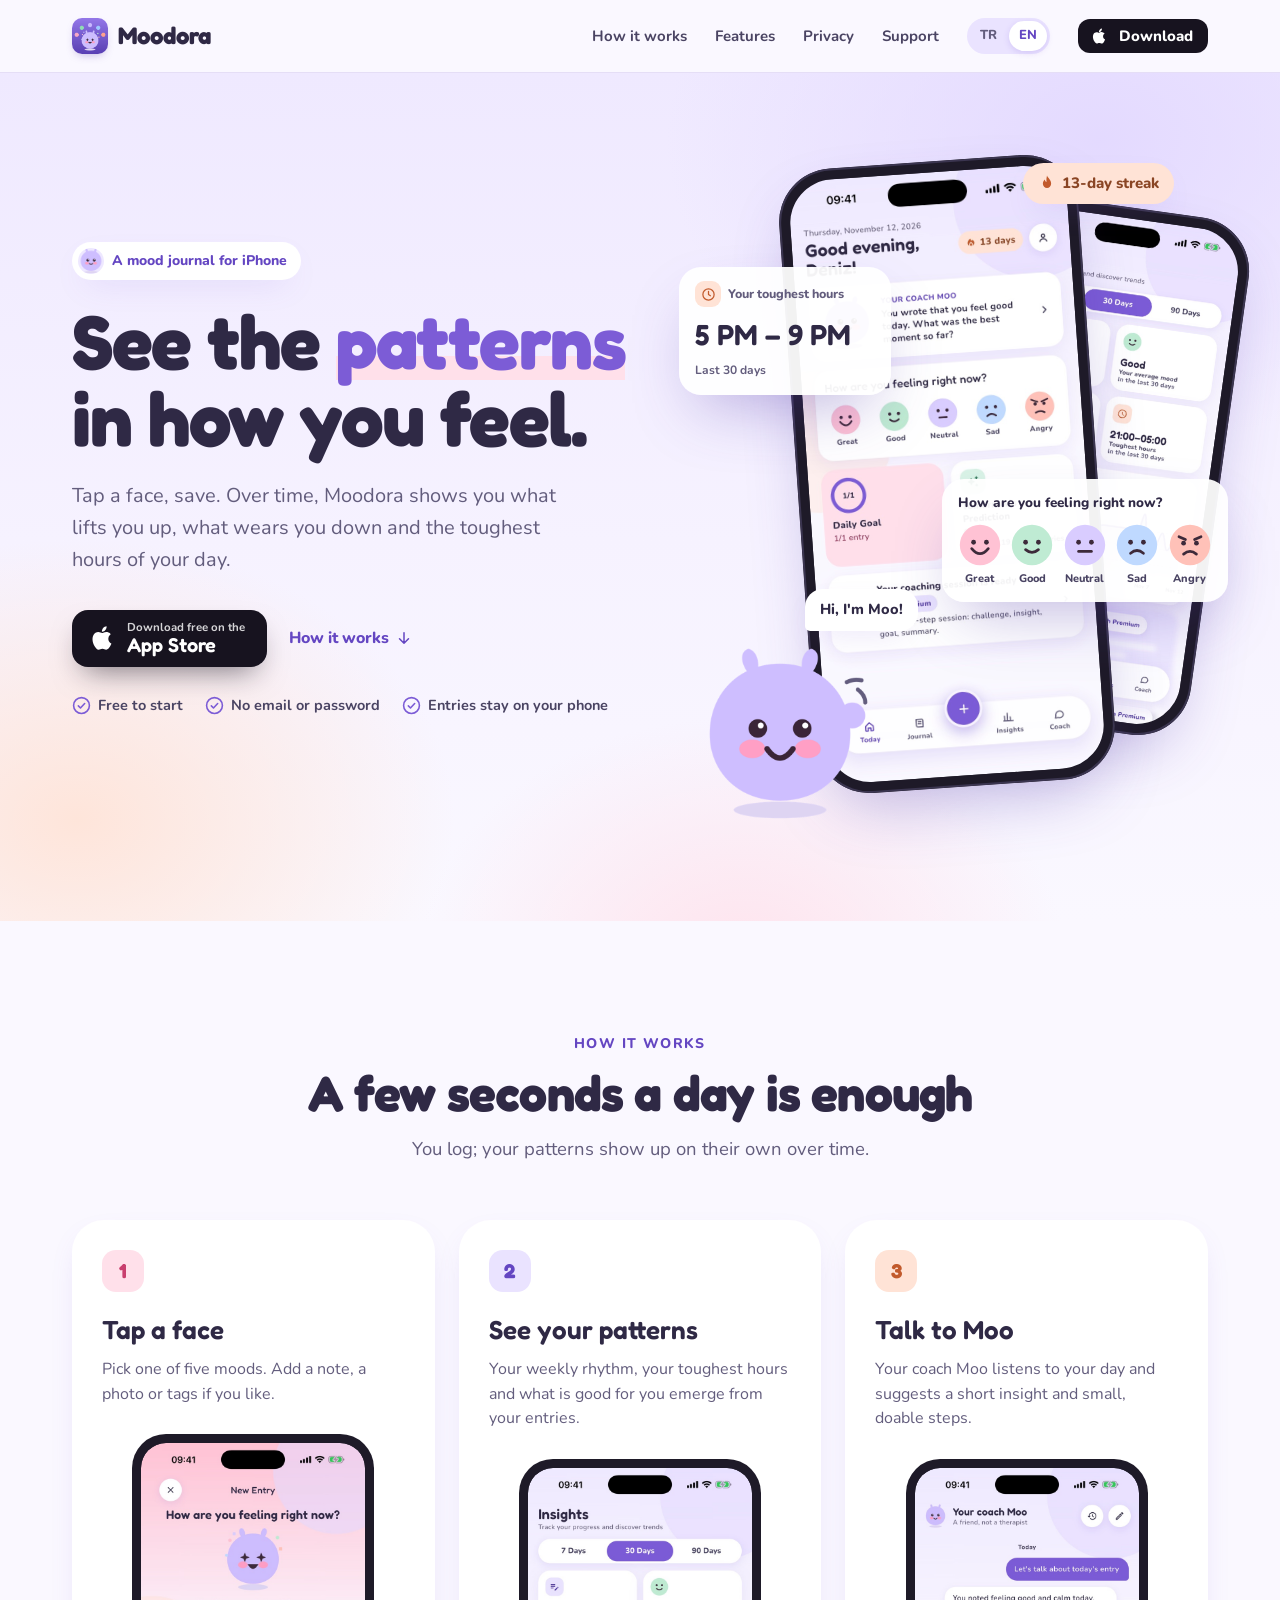
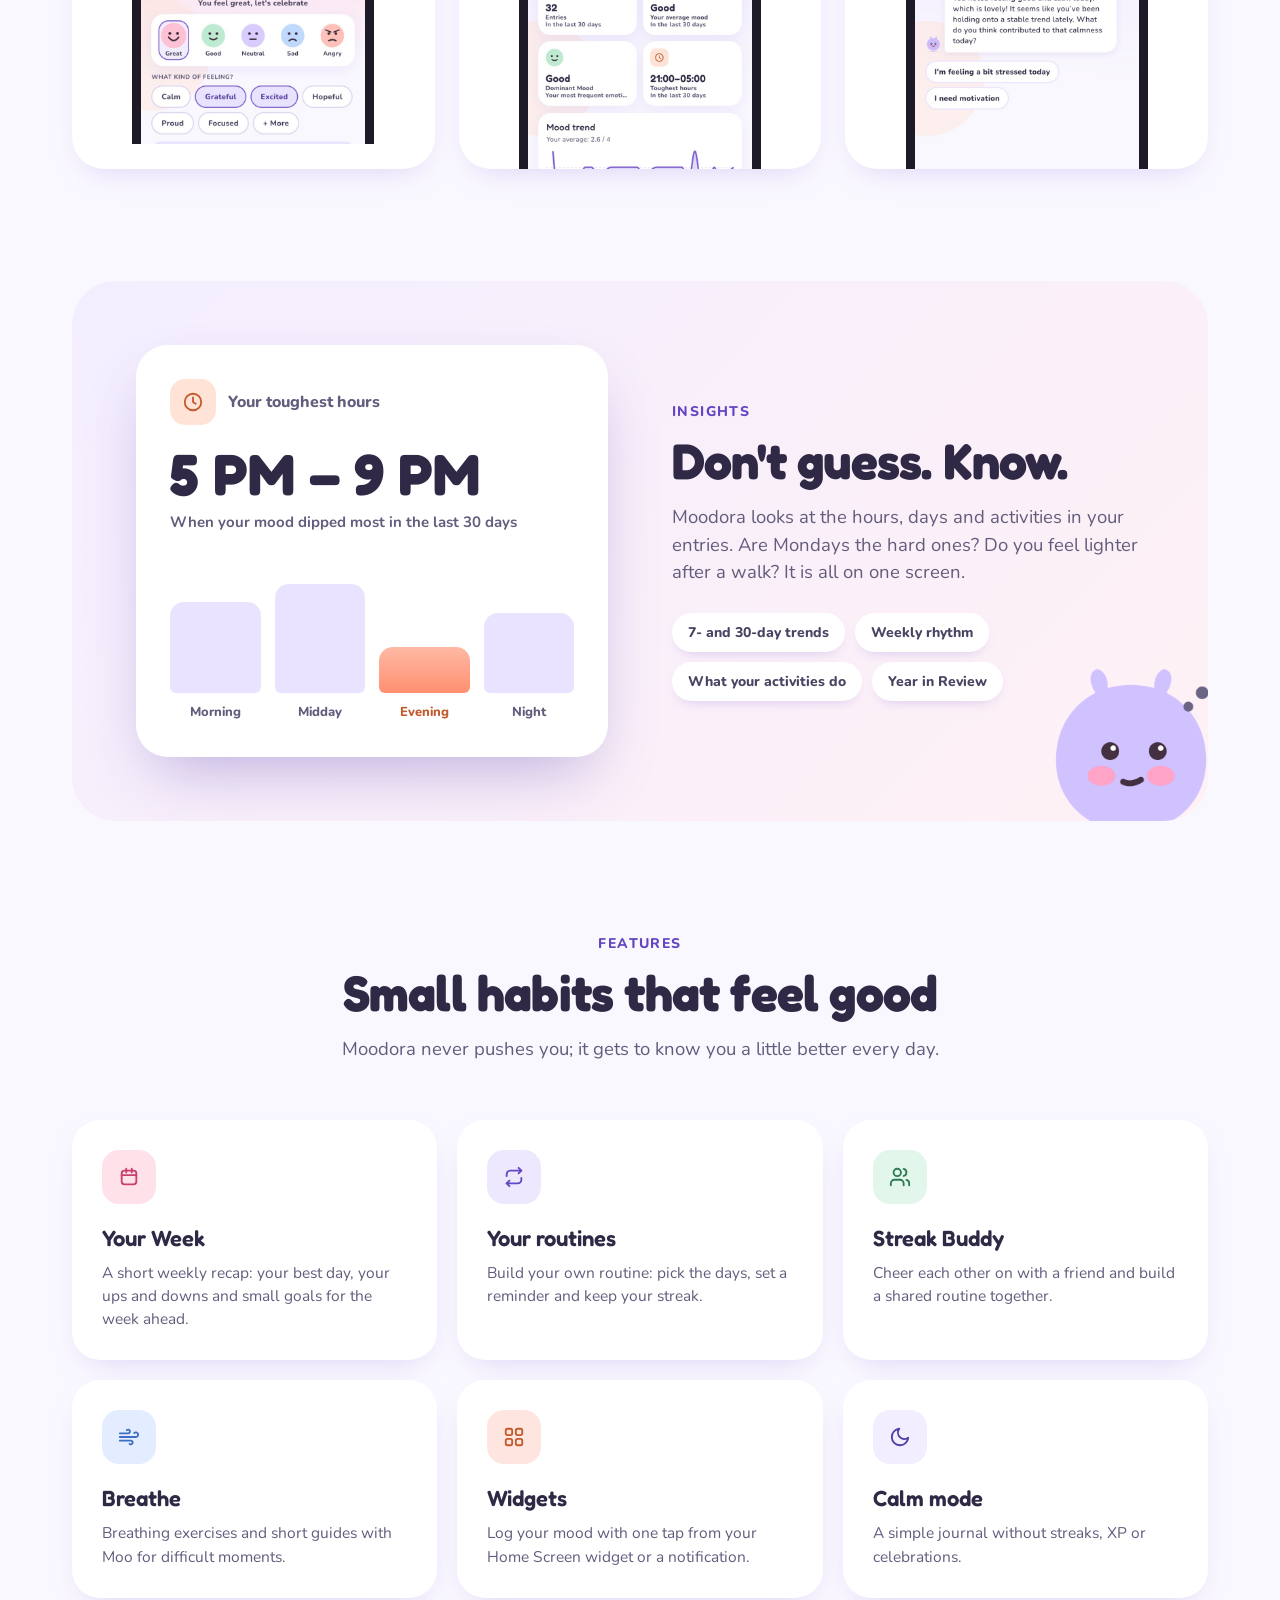
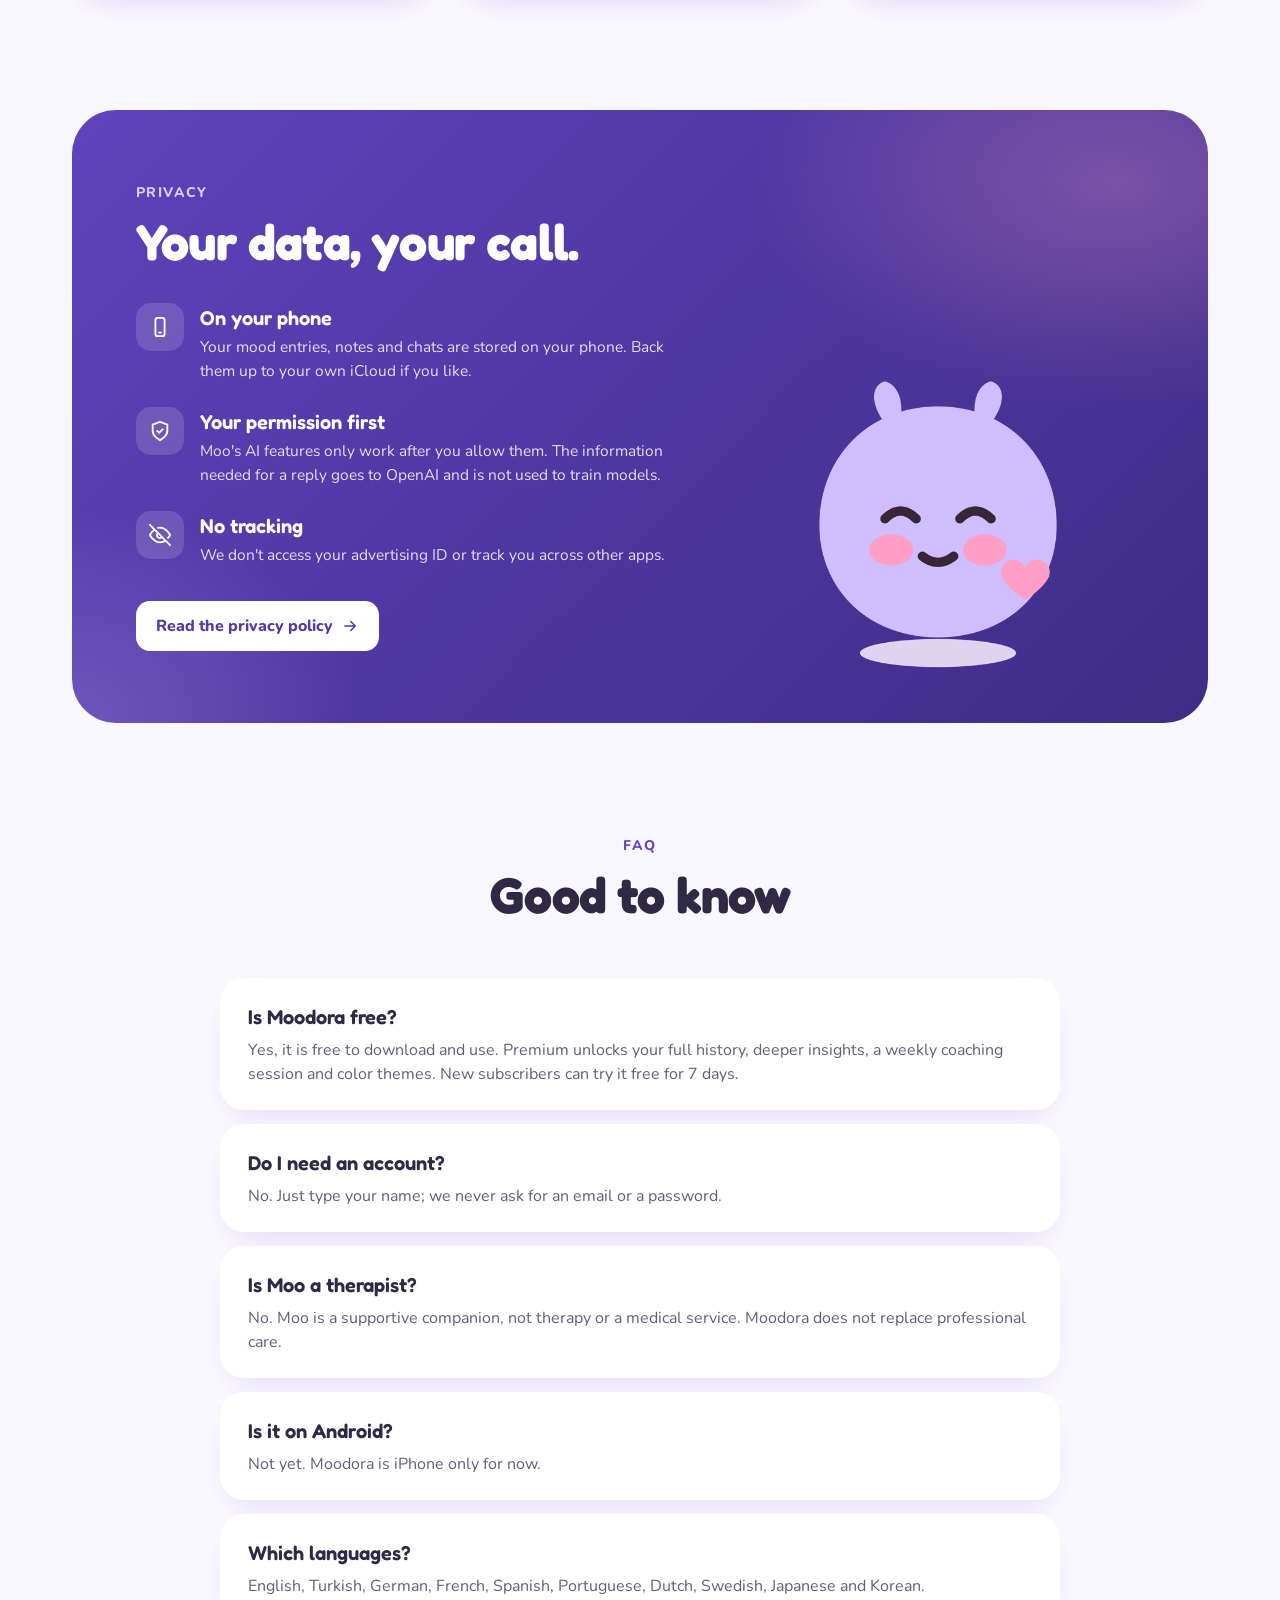
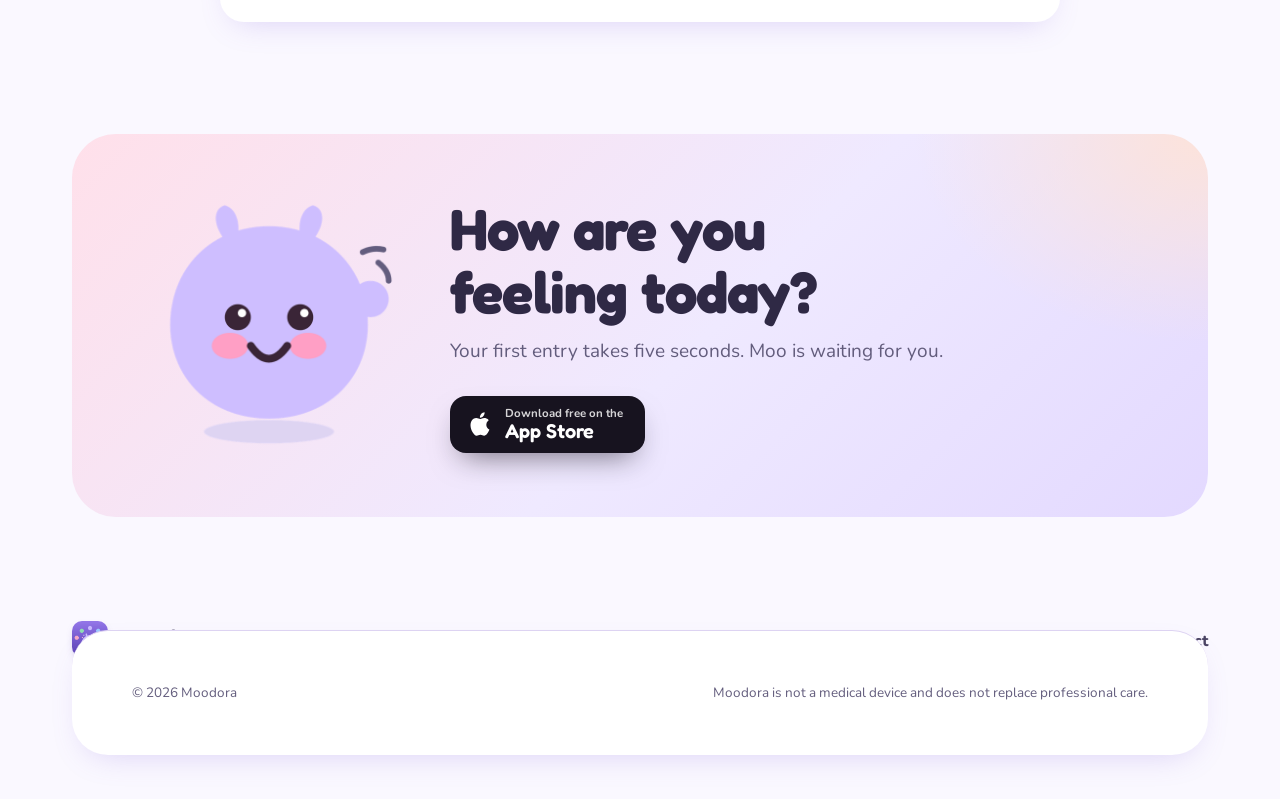
<file: index.html>
<!doctype html>
<html lang="en">
<head>
<meta charset="utf-8">
<meta name="viewport" content="width=device-width, initial-scale=1">
<title>Moodora · Mood tracker journal</title>
<meta name="description" content="Tap a face, save. Over time, Moodora shows you what lifts you up, what wears you down and the toughest hours of your day. Free on iPhone.">
<meta property="og:title" content="Moodora · Mood tracker journal">
<meta property="og:description" content="See the patterns in how you feel. Free on iPhone.">
<meta property="og:type" content="website">
<meta name="theme-color" content="#EFE9FF">
<link rel="icon" href="img/icon.png">
<link rel="apple-touch-icon" href="img/icon.png">
<link rel="canonical" href="https://moodoraapp.github.io/">
<link rel="alternate" hreflang="en" href="https://moodoraapp.github.io/">
<link rel="alternate" hreflang="tr" href="https://moodoraapp.github.io/tr/">
<link rel="alternate" hreflang="x-default" href="https://moodoraapp.github.io/">
<link rel="preload" href="fonts/fredoka-700.woff" as="font" type="font/woff" crossorigin>
<link rel="preload" href="fonts/nunito-400.woff" as="font" type="font/woff" crossorigin>
<link rel="stylesheet" href="css/site.css">
<script>try{var p=localStorage.getItem('moodora-lang');if(p==='tr'||(!p&&/^tr\b/i.test(navigator.language||'')))location.replace('tr/'+location.hash)}catch(e){}</script>
</head>
<body>

<header class="top">
  <div class="wrap">
    <a class="brand" href="./"><img src="img/icon.png" alt="">Moodora</a>
    <nav class="nav">
      <a href="#nasil">How it works</a>
      <a href="#ozellikler">Features</a>
      <a href="#gizlilik">Privacy</a>
      <a href="support.html">Support</a>
    </nav>
    <div class="lang"><a href="tr/" data-lang="tr">TR</a><a class="on" href="./" data-lang="en">EN</a></div>
    <a class="store sm" href="https://apps.apple.com/app/apple-store/id6758414110?pt=128496550&amp;ct=web_en&amp;mt=8">
      <svg viewBox="0 0 24 24"><path d="M18.71 19.5c-.83 1.24-1.71 2.45-3.05 2.47-1.34.03-1.77-.79-3.29-.79-1.53 0-2 .77-3.27.82-1.31.05-2.3-1.32-3.14-2.53C4.25 17 2.94 12.45 4.7 9.39c.87-1.52 2.43-2.48 4.12-2.51 1.28-.02 2.5.87 3.29.87.78 0 2.26-1.07 3.81-.91.65.03 2.47.26 3.64 1.98-.09.06-2.17 1.28-2.15 3.81.03 3.02 2.65 4.03 2.68 4.04-.03.07-.42 1.44-1.38 2.83M13 3.5c.73-.83 1.94-1.46 2.94-1.5.13 1.17-.34 2.35-1.04 3.19-.69.85-1.83 1.51-2.95 1.42-.15-1.15.41-2.35 1.05-3.11z"/></svg>
      <b>Download</b>
    </a>
  </div>
</header>

<main>
<div class="hero">
  <div class="wrap">
    <div>
      <span class="eyebrow"><img src="img/moo-happy.png" alt="">A mood journal for iPhone</span>
      <h1>See the <em>patterns</em> in how you feel.</h1>
      <p class="lead">Tap a face, save. Over time, Moodora shows you what lifts you up, what wears you down and the toughest hours of your day.</p>
      <div class="cta">
        <a class="store" href="https://apps.apple.com/app/apple-store/id6758414110?pt=128496550&amp;ct=web_en&amp;mt=8">
          <svg viewBox="0 0 24 24"><path d="M18.71 19.5c-.83 1.24-1.71 2.45-3.05 2.47-1.34.03-1.77-.79-3.29-.79-1.53 0-2 .77-3.27.82-1.31.05-2.3-1.32-3.14-2.53C4.25 17 2.94 12.45 4.7 9.39c.87-1.52 2.43-2.48 4.12-2.51 1.28-.02 2.5.87 3.29.87.78 0 2.26-1.07 3.81-.91.65.03 2.47.26 3.64 1.98-.09.06-2.17 1.28-2.15 3.81.03 3.02 2.65 4.03 2.68 4.04-.03.07-.42 1.44-1.38 2.83M13 3.5c.73-.83 1.94-1.46 2.94-1.5.13 1.17-.34 2.35-1.04 3.19-.69.85-1.83 1.51-2.95 1.42-.15-1.15.41-2.35 1.05-3.11z"/></svg>
          <span><small>Download free on the</small><b>App Store</b></span>
        </a>
        <a class="more" href="#nasil">How it works <svg class="i" viewBox="0 0 24 24"><path d="M12 5v14M6 13l6 6 6-6"/></svg></a>
      </div>
      <ul class="trust">
        <li><svg class="i" viewBox="0 0 24 24"><circle cx="12" cy="12" r="10"/><path d="M8 12.5l2.7 2.7L16 9.5"/></svg>Free to start</li>
        <li><svg class="i" viewBox="0 0 24 24"><circle cx="12" cy="12" r="10"/><path d="M8 12.5l2.7 2.7L16 9.5"/></svg>No email or password</li>
        <li><svg class="i" viewBox="0 0 24 24"><circle cx="12" cy="12" r="10"/><path d="M8 12.5l2.7 2.7L16 9.5"/></svg>Entries stay on your phone</li>
      </ul>
    </div>

    <div class="stage" aria-hidden="true">
      <div class="phone back"><img src="img/en-insights.jpg" alt=""></div>
      <div class="phone front"><img src="img/en-today.jpg" alt=""></div>
      <div class="float f-streak"><svg viewBox="0 0 24 24"><path d="M12 2c1 3.2 5.5 5.6 5.5 11a5.5 5.5 0 0 1-11 0c0-2.6 1.3-4.4 2.6-5.6.2 1.7 1 2.9 2.2 3.4C11 8 11.2 5 12 2z"/></svg>13-day streak</div>
      <div class="float f-hours">
        <div class="lbl"><span><svg class="i" viewBox="0 0 24 24"><circle cx="12" cy="12" r="9"/><path d="M12 7v5l3 2"/></svg></span>Your toughest hours</div>
        <b>5 PM – 9 PM</b>
        <small>Last 30 days</small>
      </div>
      <div class="float f-moods">
        <p>How are you feeling right now?</p>
        <div class="faces">
          <figure><svg viewBox="0 0 48 48"><circle cx="24" cy="24" r="22" fill="#FFC2D4"/><circle cx="17" cy="21" r="2.6" fill="#3D2A3A"/><circle cx="31" cy="21" r="2.6" fill="#3D2A3A"/><path d="M15 28q9 11 18 0" fill="none" stroke="#3D2A3A" stroke-width="3" stroke-linecap="round"/></svg>Great</figure>
          <figure><svg viewBox="0 0 48 48"><circle cx="24" cy="24" r="22" fill="#BFEBD3"/><circle cx="17" cy="21" r="2.6" fill="#3D2A3A"/><circle cx="31" cy="21" r="2.6" fill="#3D2A3A"/><path d="M17 29q7 6 14 0" fill="none" stroke="#3D2A3A" stroke-width="3" stroke-linecap="round"/></svg>Good</figure>
          <figure><svg viewBox="0 0 48 48"><circle cx="24" cy="24" r="22" fill="#D9CCFF"/><circle cx="17" cy="21" r="2.6" fill="#3D2A3A"/><circle cx="31" cy="21" r="2.6" fill="#3D2A3A"/><path d="M17 31h14" fill="none" stroke="#3D2A3A" stroke-width="3" stroke-linecap="round"/></svg>Neutral</figure>
          <figure><svg viewBox="0 0 48 48"><circle cx="24" cy="24" r="22" fill="#BFD9FF"/><circle cx="17" cy="21" r="2.6" fill="#3D2A3A"/><circle cx="31" cy="21" r="2.6" fill="#3D2A3A"/><path d="M17 33q7-6 14 0" fill="none" stroke="#3D2A3A" stroke-width="3" stroke-linecap="round"/></svg>Sad</figure>
          <figure><svg viewBox="0 0 48 48"><circle cx="24" cy="24" r="22" fill="#FFC1B8"/><path d="M12 15l7 3M36 15l-7 3" stroke="#3D2A3A" stroke-width="3" stroke-linecap="round"/><circle cx="17" cy="22" r="2.6" fill="#3D2A3A"/><circle cx="31" cy="22" r="2.6" fill="#3D2A3A"/><path d="M17 34q7-6 14 0" fill="none" stroke="#3D2A3A" stroke-width="3" stroke-linecap="round"/></svg>Angry</figure>
        </div>
      </div>
      <img class="moo-hero" src="img/moo-waving.png" alt="">
      <div class="bubble">Hi, I'm Moo!</div>
    </div>
  </div>
</div>

<section id="nasil">
  <div class="wrap">
    <div class="head">
      <div class="kicker">How it works</div>
      <h2>A few seconds a day is enough</h2>
      <p>You log; your patterns show up on their own over time.</p>
    </div>
    <div class="steps">
      <article class="step">
        <div class="num">1</div>
        <h3>Tap a face</h3>
        <p>Pick one of five moods. Add a note, a photo or tags if you like.</p>
        <div class="shot"><img src="img/en-entry.jpg" alt="New entry screen in Moodora"></div>
      </article>
      <article class="step">
        <div class="num">2</div>
        <h3>See your patterns</h3>
        <p>Your weekly rhythm, your toughest hours and what is good for you emerge from your entries.</p>
        <div class="shot"><img src="img/en-insights.jpg" alt="Insights screen in Moodora"></div>
      </article>
      <article class="step">
        <div class="num">3</div>
        <h3>Talk to Moo</h3>
        <p>Your coach Moo listens to your day and suggests a short insight and small, doable steps.</p>
        <div class="shot"><img src="img/en-coach.jpg" alt="Coach screen in Moodora"></div>
      </article>
    </div>
  </div>
</section>

<section style="padding-top:0">
  <div class="wrap">
    <div class="insight">
      <div class="hours">
        <div class="lbl"><span><svg class="i" viewBox="0 0 24 24"><circle cx="12" cy="12" r="9"/><path d="M12 7v5l3 2"/></svg></span>Your toughest hours</div>
        <div class="big">5 PM – 9 PM</div>
        <div class="cap">When your mood dipped most in the last 30 days</div>
        <div class="bars"><div style="height:70%"></div><div style="height:84%"></div><div class="hot" style="height:36%"></div><div style="height:62%"></div></div>
        <div class="bar-lbl"><span>Morning</span><span>Midday</span><span class="hot">Evening</span><span>Night</span></div>
      </div>
      <div>
        <div class="kicker">Insights</div>
        <h2>Don't guess. Know.</h2>
        <p class="txt">Moodora looks at the hours, days and activities in your entries. Are Mondays the hard ones? Do you feel lighter after a walk? It is all on one screen.</p>
        <div class="chips"><span>7- and 30-day trends</span><span>Weekly rhythm</span><span>What your activities do</span><span>Year in Review</span></div>
      </div>
      <img class="moo" src="img/moo-thinking.png" alt="">
    </div>
  </div>
</section>

<section id="ozellikler" style="padding-top:0">
  <div class="wrap">
    <div class="head">
      <div class="kicker">Features</div>
      <h2>Small habits that feel good</h2>
      <p>Moodora never pushes you; it gets to know you a little better every day.</p>
    </div>
    <div class="grid6">
      <div class="feat"><div class="ic c1"><svg class="i" viewBox="0 0 24 24"><rect x="4" y="5" width="16" height="15" rx="3"/><path d="M4 10h16M9 3v4M15 3v4"/></svg></div><h3>Your Week</h3><p>A short weekly recap: your best day, your ups and downs and small goals for the week ahead.</p></div>
      <div class="feat"><div class="ic c2"><svg class="i" viewBox="0 0 24 24"><path d="M17 2l3 3-3 3"/><path d="M4 11V9a4 4 0 0 1 4-4h12"/><path d="M7 22l-3-3 3-3"/><path d="M20 13v2a4 4 0 0 1-4 4H4"/></svg></div><h3>Your routines</h3><p>Build your own routine: pick the days, set a reminder and keep your streak.</p></div>
      <div class="feat"><div class="ic c3"><svg class="i" viewBox="0 0 24 24"><path d="M16 21v-2a4 4 0 0 0-4-4H6a4 4 0 0 0-4 4v2"/><circle cx="9" cy="7" r="4"/><path d="M22 21v-2a4 4 0 0 0-3-3.87M16 3.13a4 4 0 0 1 0 7.75"/></svg></div><h3>Streak Buddy</h3><p>Cheer each other on with a friend and build a shared routine together.</p></div>
      <div class="feat"><div class="ic c4"><svg class="i" viewBox="0 0 24 24"><path d="M9.6 4.6A2 2 0 1 1 11 8H2M12.6 19.4A2 2 0 1 0 14 16H2M17.7 7.7A2.5 2.5 0 1 1 19.5 12H2"/></svg></div><h3>Breathe</h3><p>Breathing exercises and short guides with Moo for difficult moments.</p></div>
      <div class="feat"><div class="ic c5"><svg class="i" viewBox="0 0 24 24"><rect x="3" y="3" width="7" height="7" rx="2"/><rect x="14" y="3" width="7" height="7" rx="2"/><rect x="3" y="14" width="7" height="7" rx="2"/><rect x="14" y="14" width="7" height="7" rx="2"/></svg></div><h3>Widgets</h3><p>Log your mood with one tap from your Home Screen widget or a notification.</p></div>
      <div class="feat"><div class="ic c6"><svg class="i" viewBox="0 0 24 24"><path d="M21 12.8A9 9 0 1 1 11.2 3a7 7 0 0 0 9.8 9.8z"/></svg></div><h3>Calm mode</h3><p>A simple journal without streaks, XP or celebrations.</p></div>
    </div>
  </div>
</section>

<section id="gizlilik" style="padding-top:0">
  <div class="wrap">
    <div class="privacy">
      <div>
        <div class="kicker">Privacy</div>
        <h2>Your data, your call.</h2>
        <div class="pitems">
          <div class="pitem"><div class="ic"><svg class="i" viewBox="0 0 24 24"><rect x="7" y="2" width="10" height="20" rx="2.5"/><path d="M11 18h2"/></svg></div><div><b>On your phone</b><span>Your mood entries, notes and chats are stored on your phone. Back them up to your own iCloud if you like.</span></div></div>
          <div class="pitem"><div class="ic"><svg class="i" viewBox="0 0 24 24"><path d="M12 22s8-4 8-10V5l-8-3-8 3v7c0 6 8 10 8 10z"/><path d="M9 12l2 2 4-4"/></svg></div><div><b>Your permission first</b><span>Moo's AI features only work after you allow them. The information needed for a reply goes to OpenAI and is not used to train models.</span></div></div>
          <div class="pitem"><div class="ic"><svg class="i" viewBox="0 0 24 24"><path d="M17.9 17.9A10 10 0 0 1 12 20c-7 0-11-8-11-8a18.4 18.4 0 0 1 5.1-5.9M9.9 4.2A9.1 9.1 0 0 1 12 4c7 0 11 8 11 8a18.5 18.5 0 0 1-2.2 3.2M14.1 14.1a3 3 0 1 1-4.2-4.2M1 1l22 22"/></svg></div><div><b>No tracking</b><span>We don't access your advertising ID or track you across other apps.</span></div></div>
        </div>
        <a class="btn-light" href="privacy-policy.html">Read the privacy policy <svg class="i" viewBox="0 0 24 24"><path d="M5 12h14M13 6l6 6-6 6"/></svg></a>
      </div>
      <img class="moo" src="img/moo-caring.png" alt="">
    </div>
  </div>
</section>

<section id="sss" style="padding-top:0">
  <div class="wrap">
    <div class="head">
      <div class="kicker">FAQ</div>
      <h2>Good to know</h2>
    </div>
    <div class="faq">
      <div class="qa"><h3>Is Moodora free?</h3><p>Yes, it is free to download and use. Premium unlocks your full history, deeper insights, a weekly coaching session and color themes. New subscribers can try it free for 7 days.</p></div>
      <div class="qa"><h3>Do I need an account?</h3><p>No. Just type your name; we never ask for an email or a password.</p></div>
      <div class="qa"><h3>Is Moo a therapist?</h3><p>No. Moo is a supportive companion, not therapy or a medical service. Moodora does not replace professional care.</p></div>
      <div class="qa"><h3>Is it on Android?</h3><p>Not yet. Moodora is iPhone only for now.</p></div>
      <div class="qa"><h3>Which languages?</h3><p>English, Turkish, German, French, Spanish, Portuguese, Dutch, Swedish, Japanese and Korean.</p></div>
    </div>
  </div>
</section>

<section style="padding-top:0;padding-bottom:40px">
  <div class="wrap">
    <div class="final">
      <img src="img/moo-waving.png" alt="Moo waving">
      <div>
        <h2>How are you feeling today?</h2>
        <p>Your first entry takes five seconds. Moo is waiting for you.</p>
        <a class="store" href="https://apps.apple.com/app/apple-store/id6758414110?pt=128496550&amp;ct=web_en&amp;mt=8">
          <svg viewBox="0 0 24 24"><path d="M18.71 19.5c-.83 1.24-1.71 2.45-3.05 2.47-1.34.03-1.77-.79-3.29-.79-1.53 0-2 .77-3.27.82-1.31.05-2.3-1.32-3.14-2.53C4.25 17 2.94 12.45 4.7 9.39c.87-1.52 2.43-2.48 4.12-2.51 1.28-.02 2.5.87 3.29.87.78 0 2.26-1.07 3.81-.91.65.03 2.47.26 3.64 1.98-.09.06-2.17 1.28-2.15 3.81.03 3.02 2.65 4.03 2.68 4.04-.03.07-.42 1.44-1.38 2.83M13 3.5c.73-.83 1.94-1.46 2.94-1.5.13 1.17-.34 2.35-1.04 3.19-.69.85-1.83 1.51-2.95 1.42-.15-1.15.41-2.35 1.05-3.11z"/></svg>
          <span><small>Download free on the</small><b>App Store</b></span>
        </a>
      </div>
    </div>
  </div>
</section>
</main>

<footer>
  <div class="wrap">
    <div class="foot">
      <div>
        <a class="brand" href="./"><img src="img/icon.png" alt="">Moodora</a>
        <p class="about">A mood journal with Moo, a little companion who is curious about feelings.</p>
      </div>
      <nav>
        <a href="privacy-policy.html">Privacy Policy</a>
        <a href="terms-of-service.html">Terms of Service</a>
        <a href="support.html">Support</a>
        <a href="mailto:moodora.app@gmail.com">Contact</a>
      </nav>
    </div>
    <div class="legal">
      <span>© 2026 Moodora</span>
      <span>Moodora is not a medical device and does not replace professional care.</span>
    </div>
  </div>
</footer>

<script>document.querySelectorAll('[data-lang]').forEach(function(a){a.addEventListener('click',function(){try{localStorage.setItem('moodora-lang',a.getAttribute('data-lang'))}catch(e){}})})</script>
</body>
</html>
</file>
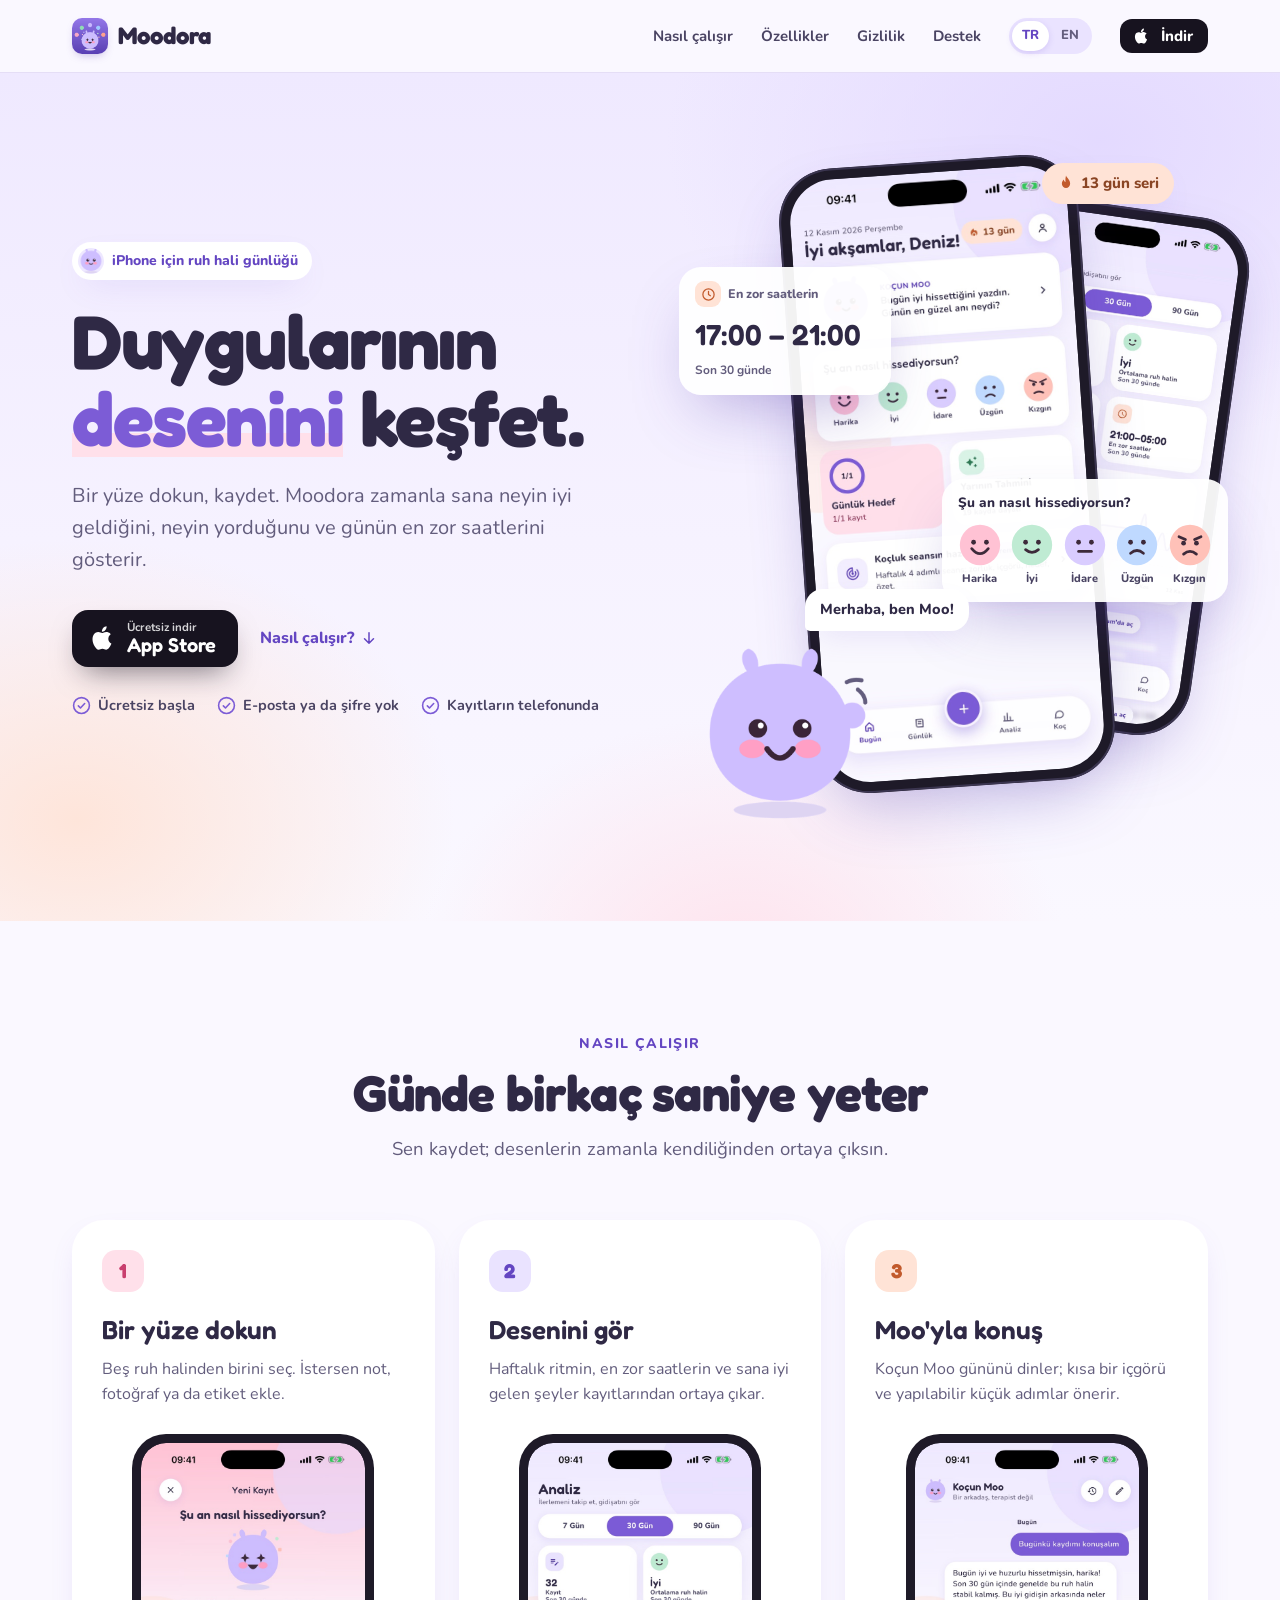
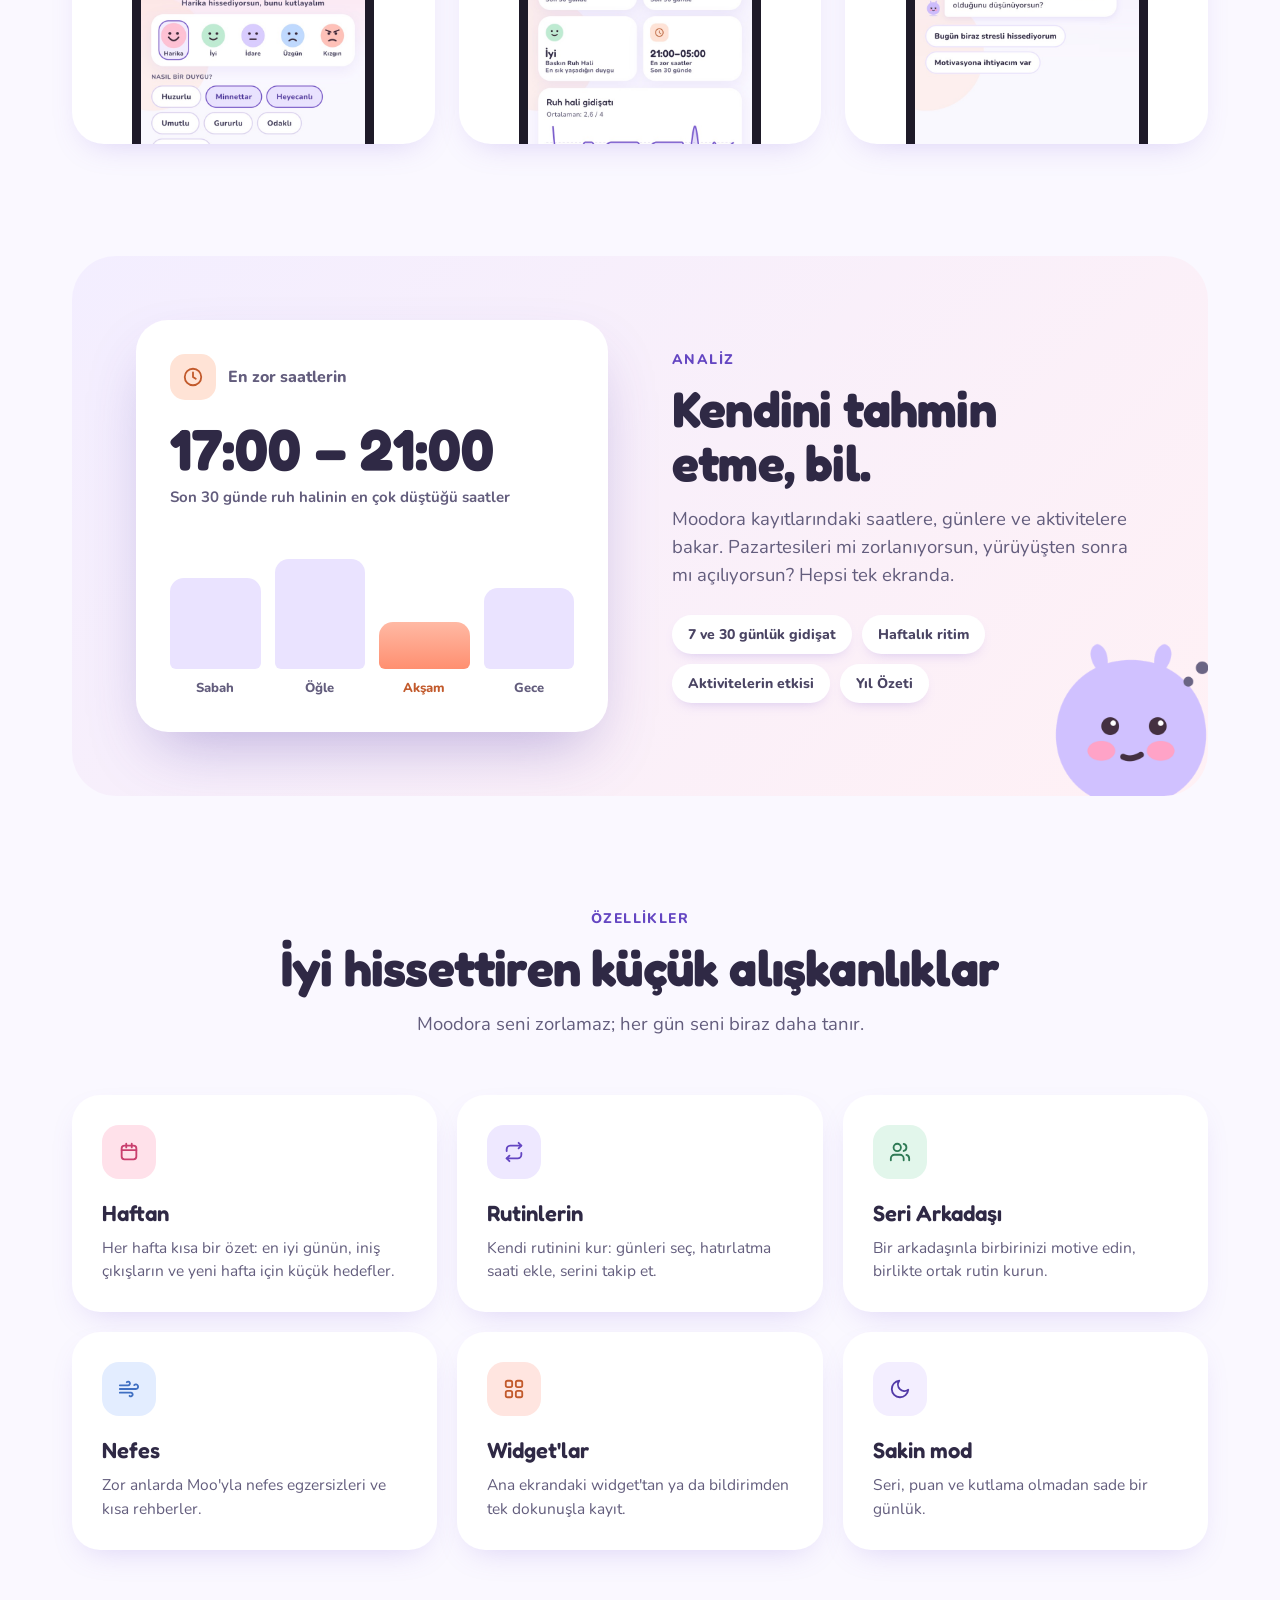
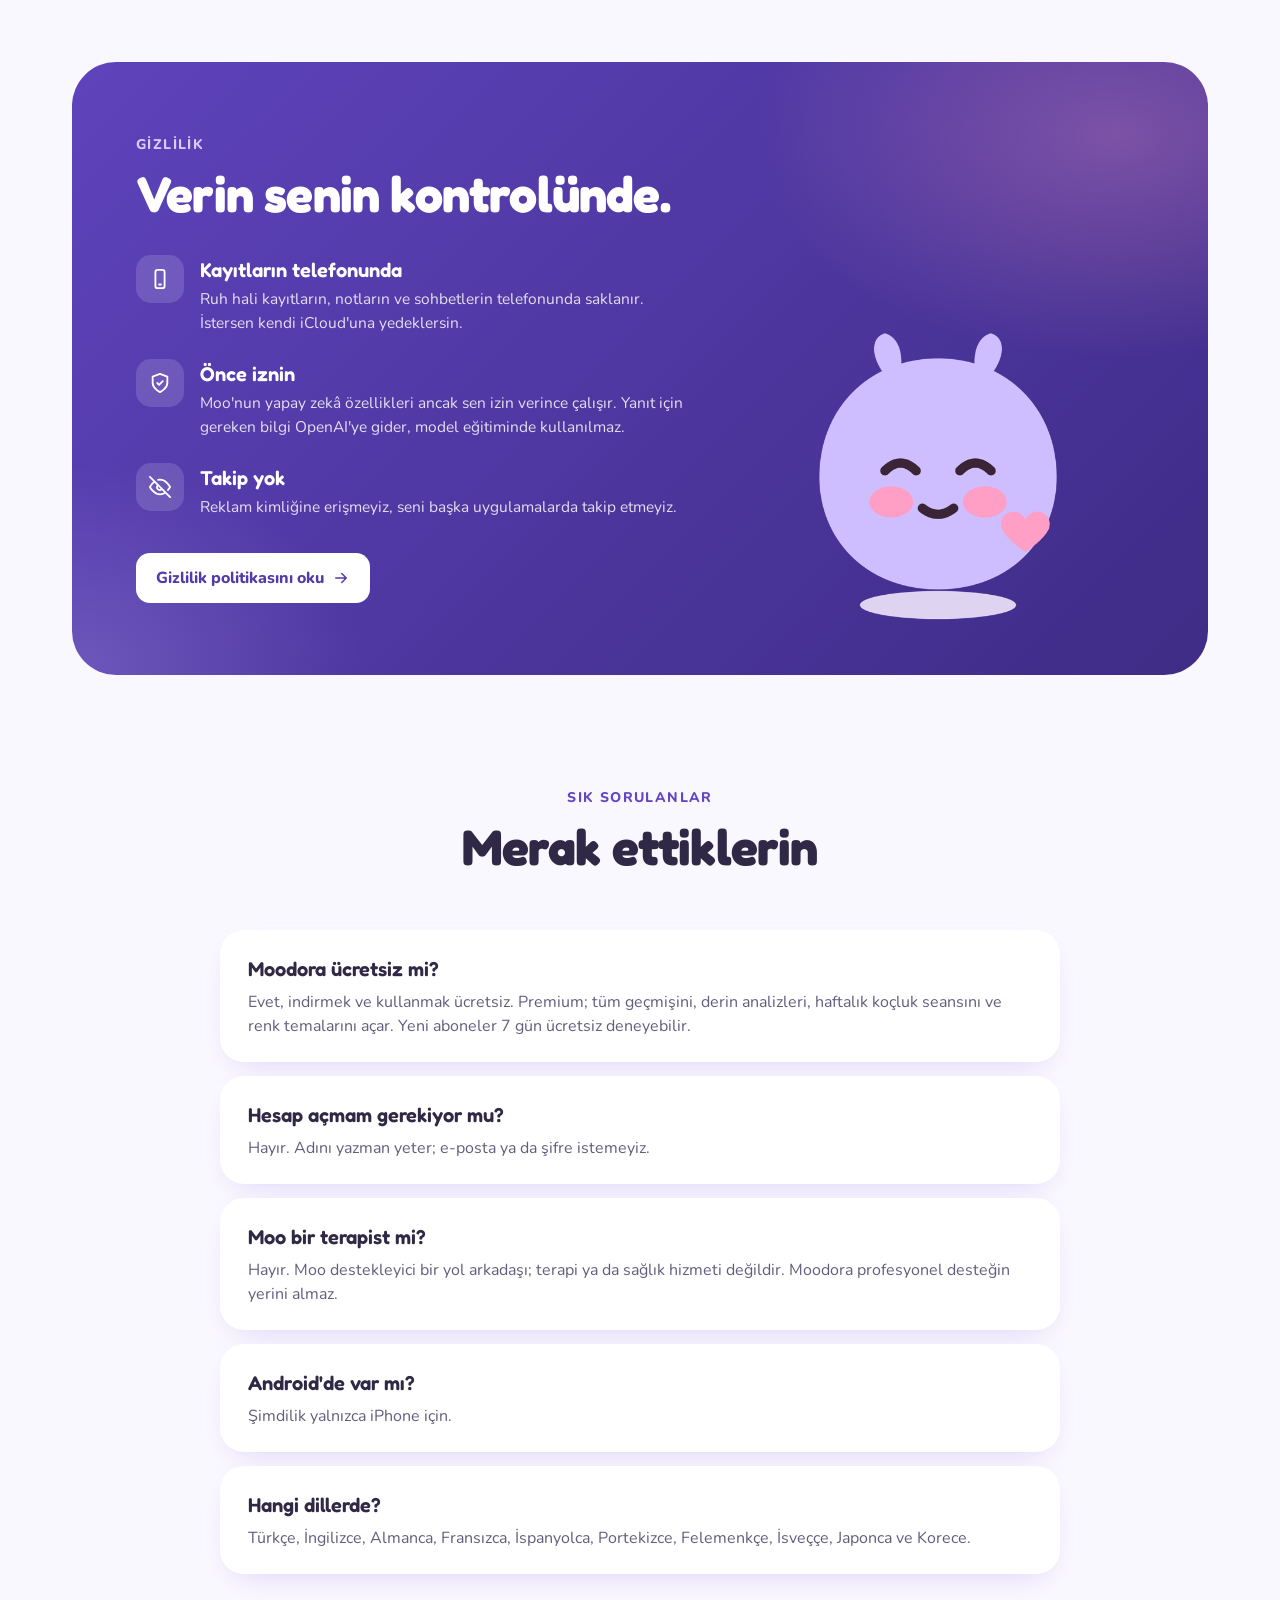
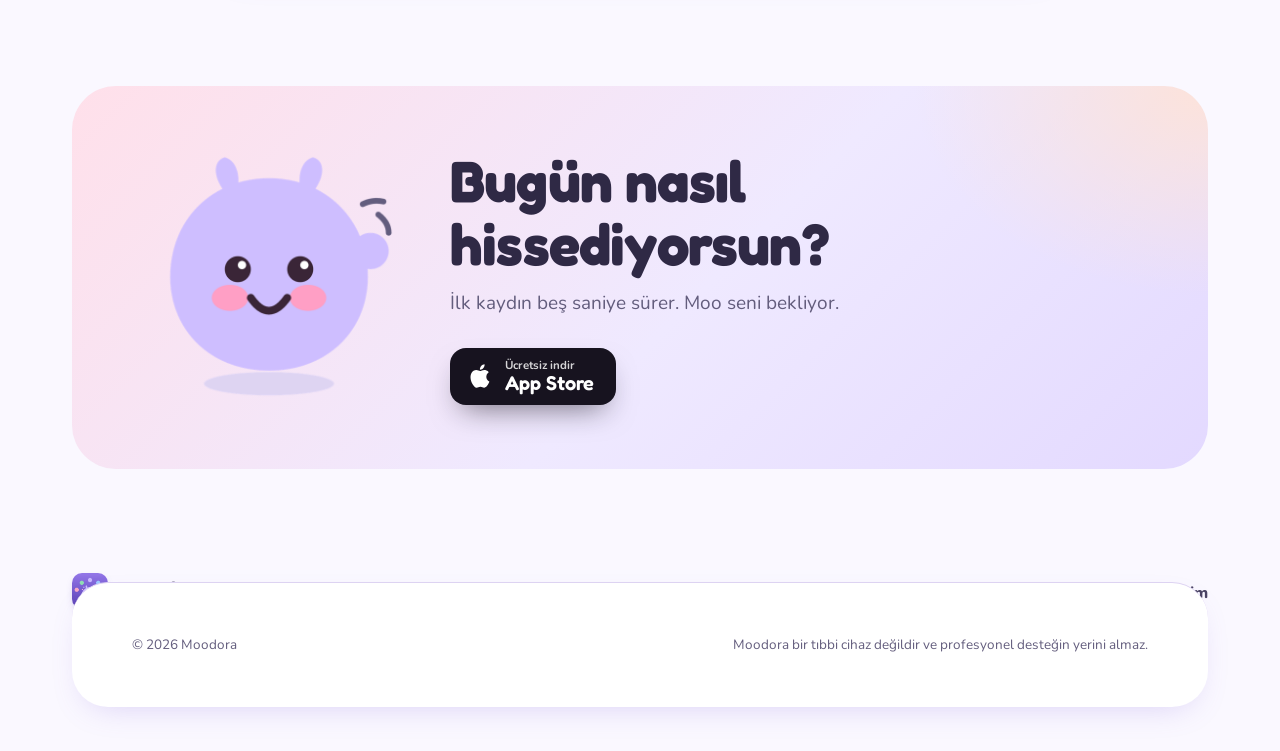
<file: tr/index.html>
<!doctype html>
<html lang="tr">
<head>
<meta charset="utf-8">
<meta name="viewport" content="width=device-width, initial-scale=1">
<title>Moodora · Ruh hali günlüğü</title>
<meta name="description" content="Bir yüze dokun, kaydet. Moodora zamanla sana neyin iyi geldiğini, neyin yorduğunu ve günün en zor saatlerini gösterir. iPhone için ücretsiz.">
<meta property="og:title" content="Moodora · Ruh hali günlüğü">
<meta property="og:description" content="Duygularının desenini keşfet. iPhone için ücretsiz.">
<meta property="og:type" content="website">
<meta name="theme-color" content="#EFE9FF">
<link rel="icon" href="../img/icon.png">
<link rel="apple-touch-icon" href="../img/icon.png">
<link rel="canonical" href="https://moodoraapp.github.io/tr/">
<link rel="alternate" hreflang="en" href="https://moodoraapp.github.io/">
<link rel="alternate" hreflang="tr" href="https://moodoraapp.github.io/tr/">
<link rel="alternate" hreflang="x-default" href="https://moodoraapp.github.io/">
<link rel="preload" href="../fonts/fredoka-700.woff" as="font" type="font/woff" crossorigin>
<link rel="preload" href="../fonts/nunito-400.woff" as="font" type="font/woff" crossorigin>
<link rel="stylesheet" href="../css/site.css">
<script>try{if(localStorage.getItem('moodora-lang')==='en')location.replace('../'+location.hash)}catch(e){}</script>
</head>
<body>

<header class="top">
  <div class="wrap">
    <a class="brand" href="./"><img src="../img/icon.png" alt="">Moodora</a>
    <nav class="nav">
      <a href="#nasil">Nasıl çalışır</a>
      <a href="#ozellikler">Özellikler</a>
      <a href="#gizlilik">Gizlilik</a>
      <a href="../support.html">Destek</a>
    </nav>
    <div class="lang"><a class="on" href="./" data-lang="tr">TR</a><a href="../" data-lang="en">EN</a></div>
    <a class="store sm" href="https://apps.apple.com/app/apple-store/id6758414110?pt=128496550&amp;ct=web_tr&amp;mt=8">
      <svg viewBox="0 0 24 24"><path d="M18.71 19.5c-.83 1.24-1.71 2.45-3.05 2.47-1.34.03-1.77-.79-3.29-.79-1.53 0-2 .77-3.27.82-1.31.05-2.3-1.32-3.14-2.53C4.25 17 2.94 12.45 4.7 9.39c.87-1.52 2.43-2.48 4.12-2.51 1.28-.02 2.5.87 3.29.87.78 0 2.26-1.07 3.81-.91.65.03 2.47.26 3.64 1.98-.09.06-2.17 1.28-2.15 3.81.03 3.02 2.65 4.03 2.68 4.04-.03.07-.42 1.44-1.38 2.83M13 3.5c.73-.83 1.94-1.46 2.94-1.5.13 1.17-.34 2.35-1.04 3.19-.69.85-1.83 1.51-2.95 1.42-.15-1.15.41-2.35 1.05-3.11z"/></svg>
      <b>İndir</b>
    </a>
  </div>
</header>

<main>
<div class="hero">
  <div class="wrap">
    <div>
      <span class="eyebrow"><img src="../img/moo-happy.png" alt="">iPhone için ruh hali günlüğü</span>
      <h1>Duygularının <em>desenini</em> keşfet.</h1>
      <p class="lead">Bir yüze dokun, kaydet. Moodora zamanla sana neyin iyi geldiğini, neyin yorduğunu ve günün en zor saatlerini gösterir.</p>
      <div class="cta">
        <a class="store" href="https://apps.apple.com/app/apple-store/id6758414110?pt=128496550&amp;ct=web_tr&amp;mt=8">
          <svg viewBox="0 0 24 24"><path d="M18.71 19.5c-.83 1.24-1.71 2.45-3.05 2.47-1.34.03-1.77-.79-3.29-.79-1.53 0-2 .77-3.27.82-1.31.05-2.3-1.32-3.14-2.53C4.25 17 2.94 12.45 4.7 9.39c.87-1.52 2.43-2.48 4.12-2.51 1.28-.02 2.5.87 3.29.87.78 0 2.26-1.07 3.81-.91.65.03 2.47.26 3.64 1.98-.09.06-2.17 1.28-2.15 3.81.03 3.02 2.65 4.03 2.68 4.04-.03.07-.42 1.44-1.38 2.83M13 3.5c.73-.83 1.94-1.46 2.94-1.5.13 1.17-.34 2.35-1.04 3.19-.69.85-1.83 1.51-2.95 1.42-.15-1.15.41-2.35 1.05-3.11z"/></svg>
          <span><small>Ücretsiz indir</small><b>App Store</b></span>
        </a>
        <a class="more" href="#nasil">Nasıl çalışır? <svg class="i" viewBox="0 0 24 24"><path d="M12 5v14M6 13l6 6 6-6"/></svg></a>
      </div>
      <ul class="trust">
        <li><svg class="i" viewBox="0 0 24 24"><circle cx="12" cy="12" r="10"/><path d="M8 12.5l2.7 2.7L16 9.5"/></svg>Ücretsiz başla</li>
        <li><svg class="i" viewBox="0 0 24 24"><circle cx="12" cy="12" r="10"/><path d="M8 12.5l2.7 2.7L16 9.5"/></svg>E-posta ya da şifre yok</li>
        <li><svg class="i" viewBox="0 0 24 24"><circle cx="12" cy="12" r="10"/><path d="M8 12.5l2.7 2.7L16 9.5"/></svg>Kayıtların telefonunda</li>
      </ul>
    </div>

    <div class="stage" aria-hidden="true">
      <div class="phone back"><img src="../img/ekran-analiz.jpg" alt=""></div>
      <div class="phone front"><img src="../img/ekran-bugun.jpg" alt=""></div>
      <div class="float f-streak"><svg viewBox="0 0 24 24"><path d="M12 2c1 3.2 5.5 5.6 5.5 11a5.5 5.5 0 0 1-11 0c0-2.6 1.3-4.4 2.6-5.6.2 1.7 1 2.9 2.2 3.4C11 8 11.2 5 12 2z"/></svg>13 gün seri</div>
      <div class="float f-hours">
        <div class="lbl"><span><svg class="i" viewBox="0 0 24 24"><circle cx="12" cy="12" r="9"/><path d="M12 7v5l3 2"/></svg></span>En zor saatlerin</div>
        <b>17:00 – 21:00</b>
        <small>Son 30 günde</small>
      </div>
      <div class="float f-moods">
        <p>Şu an nasıl hissediyorsun?</p>
        <div class="faces">
          <figure><svg viewBox="0 0 48 48"><circle cx="24" cy="24" r="22" fill="#FFC2D4"/><circle cx="17" cy="21" r="2.6" fill="#3D2A3A"/><circle cx="31" cy="21" r="2.6" fill="#3D2A3A"/><path d="M15 28q9 11 18 0" fill="none" stroke="#3D2A3A" stroke-width="3" stroke-linecap="round"/></svg>Harika</figure>
          <figure><svg viewBox="0 0 48 48"><circle cx="24" cy="24" r="22" fill="#BFEBD3"/><circle cx="17" cy="21" r="2.6" fill="#3D2A3A"/><circle cx="31" cy="21" r="2.6" fill="#3D2A3A"/><path d="M17 29q7 6 14 0" fill="none" stroke="#3D2A3A" stroke-width="3" stroke-linecap="round"/></svg>İyi</figure>
          <figure><svg viewBox="0 0 48 48"><circle cx="24" cy="24" r="22" fill="#D9CCFF"/><circle cx="17" cy="21" r="2.6" fill="#3D2A3A"/><circle cx="31" cy="21" r="2.6" fill="#3D2A3A"/><path d="M17 31h14" fill="none" stroke="#3D2A3A" stroke-width="3" stroke-linecap="round"/></svg>İdare</figure>
          <figure><svg viewBox="0 0 48 48"><circle cx="24" cy="24" r="22" fill="#BFD9FF"/><circle cx="17" cy="21" r="2.6" fill="#3D2A3A"/><circle cx="31" cy="21" r="2.6" fill="#3D2A3A"/><path d="M17 33q7-6 14 0" fill="none" stroke="#3D2A3A" stroke-width="3" stroke-linecap="round"/></svg>Üzgün</figure>
          <figure><svg viewBox="0 0 48 48"><circle cx="24" cy="24" r="22" fill="#FFC1B8"/><path d="M12 15l7 3M36 15l-7 3" stroke="#3D2A3A" stroke-width="3" stroke-linecap="round"/><circle cx="17" cy="22" r="2.6" fill="#3D2A3A"/><circle cx="31" cy="22" r="2.6" fill="#3D2A3A"/><path d="M17 34q7-6 14 0" fill="none" stroke="#3D2A3A" stroke-width="3" stroke-linecap="round"/></svg>Kızgın</figure>
        </div>
      </div>
      <img class="moo-hero" src="../img/moo-waving.png" alt="">
      <div class="bubble">Merhaba, ben Moo!</div>
    </div>
  </div>
</div>

<section id="nasil">
  <div class="wrap">
    <div class="head">
      <div class="kicker">Nasıl çalışır</div>
      <h2>Günde birkaç saniye yeter</h2>
      <p>Sen kaydet; desenlerin zamanla kendiliğinden ortaya çıksın.</p>
    </div>
    <div class="steps">
      <article class="step">
        <div class="num">1</div>
        <h3>Bir yüze dokun</h3>
        <p>Beş ruh halinden birini seç. İstersen not, fotoğraf ya da etiket ekle.</p>
        <div class="shot"><img src="../img/ekran-kayit.jpg" alt="Moodora'da yeni kayıt ekranı"></div>
      </article>
      <article class="step">
        <div class="num">2</div>
        <h3>Desenini gör</h3>
        <p>Haftalık ritmin, en zor saatlerin ve sana iyi gelen şeyler kayıtlarından ortaya çıkar.</p>
        <div class="shot"><img src="../img/ekran-analiz.jpg" alt="Moodora'da Analiz ekranı"></div>
      </article>
      <article class="step">
        <div class="num">3</div>
        <h3>Moo'yla konuş</h3>
        <p>Koçun Moo gününü dinler; kısa bir içgörü ve yapılabilir küçük adımlar önerir.</p>
        <div class="shot"><img src="../img/ekran-koc.jpg" alt="Moodora'da Koç ekranı"></div>
      </article>
    </div>
  </div>
</section>

<section style="padding-top:0">
  <div class="wrap">
    <div class="insight">
      <div class="hours">
        <div class="lbl"><span><svg class="i" viewBox="0 0 24 24"><circle cx="12" cy="12" r="9"/><path d="M12 7v5l3 2"/></svg></span>En zor saatlerin</div>
        <div class="big">17:00 – 21:00</div>
        <div class="cap">Son 30 günde ruh halinin en çok düştüğü saatler</div>
        <div class="bars"><div style="height:70%"></div><div style="height:84%"></div><div class="hot" style="height:36%"></div><div style="height:62%"></div></div>
        <div class="bar-lbl"><span>Sabah</span><span>Öğle</span><span class="hot">Akşam</span><span>Gece</span></div>
      </div>
      <div>
        <div class="kicker">Analiz</div>
        <h2>Kendini tahmin etme, bil.</h2>
        <p class="txt">Moodora kayıtlarındaki saatlere, günlere ve aktivitelere bakar. Pazartesileri mi zorlanıyorsun, yürüyüşten sonra mı açılıyorsun? Hepsi tek ekranda.</p>
        <div class="chips"><span>7 ve 30 günlük gidişat</span><span>Haftalık ritim</span><span>Aktivitelerin etkisi</span><span>Yıl Özeti</span></div>
      </div>
      <img class="moo" src="../img/moo-thinking.png" alt="">
    </div>
  </div>
</section>

<section id="ozellikler" style="padding-top:0">
  <div class="wrap">
    <div class="head">
      <div class="kicker">Özellikler</div>
      <h2>İyi hissettiren küçük alışkanlıklar</h2>
      <p>Moodora seni zorlamaz; her gün seni biraz daha tanır.</p>
    </div>
    <div class="grid6">
      <div class="feat"><div class="ic c1"><svg class="i" viewBox="0 0 24 24"><rect x="4" y="5" width="16" height="15" rx="3"/><path d="M4 10h16M9 3v4M15 3v4"/></svg></div><h3>Haftan</h3><p>Her hafta kısa bir özet: en iyi günün, iniş çıkışların ve yeni hafta için küçük hedefler.</p></div>
      <div class="feat"><div class="ic c2"><svg class="i" viewBox="0 0 24 24"><path d="M17 2l3 3-3 3"/><path d="M4 11V9a4 4 0 0 1 4-4h12"/><path d="M7 22l-3-3 3-3"/><path d="M20 13v2a4 4 0 0 1-4 4H4"/></svg></div><h3>Rutinlerin</h3><p>Kendi rutinini kur: günleri seç, hatırlatma saati ekle, serini takip et.</p></div>
      <div class="feat"><div class="ic c3"><svg class="i" viewBox="0 0 24 24"><path d="M16 21v-2a4 4 0 0 0-4-4H6a4 4 0 0 0-4 4v2"/><circle cx="9" cy="7" r="4"/><path d="M22 21v-2a4 4 0 0 0-3-3.87M16 3.13a4 4 0 0 1 0 7.75"/></svg></div><h3>Seri Arkadaşı</h3><p>Bir arkadaşınla birbirinizi motive edin, birlikte ortak rutin kurun.</p></div>
      <div class="feat"><div class="ic c4"><svg class="i" viewBox="0 0 24 24"><path d="M9.6 4.6A2 2 0 1 1 11 8H2M12.6 19.4A2 2 0 1 0 14 16H2M17.7 7.7A2.5 2.5 0 1 1 19.5 12H2"/></svg></div><h3>Nefes</h3><p>Zor anlarda Moo'yla nefes egzersizleri ve kısa rehberler.</p></div>
      <div class="feat"><div class="ic c5"><svg class="i" viewBox="0 0 24 24"><rect x="3" y="3" width="7" height="7" rx="2"/><rect x="14" y="3" width="7" height="7" rx="2"/><rect x="3" y="14" width="7" height="7" rx="2"/><rect x="14" y="14" width="7" height="7" rx="2"/></svg></div><h3>Widget'lar</h3><p>Ana ekrandaki widget'tan ya da bildirimden tek dokunuşla kayıt.</p></div>
      <div class="feat"><div class="ic c6"><svg class="i" viewBox="0 0 24 24"><path d="M21 12.8A9 9 0 1 1 11.2 3a7 7 0 0 0 9.8 9.8z"/></svg></div><h3>Sakin mod</h3><p>Seri, puan ve kutlama olmadan sade bir günlük.</p></div>
    </div>
  </div>
</section>

<section id="gizlilik" style="padding-top:0">
  <div class="wrap">
    <div class="privacy">
      <div>
        <div class="kicker">Gizlilik</div>
        <h2>Verin senin kontrolünde.</h2>
        <div class="pitems">
          <div class="pitem"><div class="ic"><svg class="i" viewBox="0 0 24 24"><rect x="7" y="2" width="10" height="20" rx="2.5"/><path d="M11 18h2"/></svg></div><div><b>Kayıtların telefonunda</b><span>Ruh hali kayıtların, notların ve sohbetlerin telefonunda saklanır. İstersen kendi iCloud'una yedeklersin.</span></div></div>
          <div class="pitem"><div class="ic"><svg class="i" viewBox="0 0 24 24"><path d="M12 22s8-4 8-10V5l-8-3-8 3v7c0 6 8 10 8 10z"/><path d="M9 12l2 2 4-4"/></svg></div><div><b>Önce iznin</b><span>Moo'nun yapay zekâ özellikleri ancak sen izin verince çalışır. Yanıt için gereken bilgi OpenAI'ye gider, model eğitiminde kullanılmaz.</span></div></div>
          <div class="pitem"><div class="ic"><svg class="i" viewBox="0 0 24 24"><path d="M17.9 17.9A10 10 0 0 1 12 20c-7 0-11-8-11-8a18.4 18.4 0 0 1 5.1-5.9M9.9 4.2A9.1 9.1 0 0 1 12 4c7 0 11 8 11 8a18.5 18.5 0 0 1-2.2 3.2M14.1 14.1a3 3 0 1 1-4.2-4.2M1 1l22 22"/></svg></div><div><b>Takip yok</b><span>Reklam kimliğine erişmeyiz, seni başka uygulamalarda takip etmeyiz.</span></div></div>
        </div>
        <a class="btn-light" href="../privacy-policy.html">Gizlilik politikasını oku <svg class="i" viewBox="0 0 24 24"><path d="M5 12h14M13 6l6 6-6 6"/></svg></a>
      </div>
      <img class="moo" src="../img/moo-caring.png" alt="">
    </div>
  </div>
</section>

<section id="sss" style="padding-top:0">
  <div class="wrap">
    <div class="head">
      <div class="kicker">Sık sorulanlar</div>
      <h2>Merak ettiklerin</h2>
    </div>
    <div class="faq">
      <div class="qa"><h3>Moodora ücretsiz mi?</h3><p>Evet, indirmek ve kullanmak ücretsiz. Premium; tüm geçmişini, derin analizleri, haftalık koçluk seansını ve renk temalarını açar. Yeni aboneler 7 gün ücretsiz deneyebilir.</p></div>
      <div class="qa"><h3>Hesap açmam gerekiyor mu?</h3><p>Hayır. Adını yazman yeter; e-posta ya da şifre istemeyiz.</p></div>
      <div class="qa"><h3>Moo bir terapist mi?</h3><p>Hayır. Moo destekleyici bir yol arkadaşı; terapi ya da sağlık hizmeti değildir. Moodora profesyonel desteğin yerini almaz.</p></div>
      <div class="qa"><h3>Android'de var mı?</h3><p>Şimdilik yalnızca iPhone için.</p></div>
      <div class="qa"><h3>Hangi dillerde?</h3><p>Türkçe, İngilizce, Almanca, Fransızca, İspanyolca, Portekizce, Felemenkçe, İsveççe, Japonca ve Korece.</p></div>
    </div>
  </div>
</section>

<section style="padding-top:0;padding-bottom:40px">
  <div class="wrap">
    <div class="final">
      <img src="../img/moo-waving.png" alt="El sallayan Moo">
      <div>
        <h2>Bugün nasıl hissediyorsun?</h2>
        <p>İlk kaydın beş saniye sürer. Moo seni bekliyor.</p>
        <a class="store" href="https://apps.apple.com/app/apple-store/id6758414110?pt=128496550&amp;ct=web_tr&amp;mt=8">
          <svg viewBox="0 0 24 24"><path d="M18.71 19.5c-.83 1.24-1.71 2.45-3.05 2.47-1.34.03-1.77-.79-3.29-.79-1.53 0-2 .77-3.27.82-1.31.05-2.3-1.32-3.14-2.53C4.25 17 2.94 12.45 4.7 9.39c.87-1.52 2.43-2.48 4.12-2.51 1.28-.02 2.5.87 3.29.87.78 0 2.26-1.07 3.81-.91.65.03 2.47.26 3.64 1.98-.09.06-2.17 1.28-2.15 3.81.03 3.02 2.65 4.03 2.68 4.04-.03.07-.42 1.44-1.38 2.83M13 3.5c.73-.83 1.94-1.46 2.94-1.5.13 1.17-.34 2.35-1.04 3.19-.69.85-1.83 1.51-2.95 1.42-.15-1.15.41-2.35 1.05-3.11z"/></svg>
          <span><small>Ücretsiz indir</small><b>App Store</b></span>
        </a>
      </div>
    </div>
  </div>
</section>
</main>

<footer>
  <div class="wrap">
    <div class="foot">
      <div>
        <a class="brand" href="./"><img src="../img/icon.png" alt="">Moodora</a>
        <p class="about">Duyguları merak eden küçük yol arkadaşın Moo ile ruh hali günlüğü.</p>
      </div>
      <nav>
        <a href="../privacy-policy.html">Gizlilik Politikası</a>
        <a href="../terms-of-service.html">Kullanım Koşulları</a>
        <a href="../support.html">Destek</a>
        <a href="mailto:moodora.app@gmail.com">İletişim</a>
      </nav>
    </div>
    <div class="legal">
      <span>© 2026 Moodora</span>
      <span>Moodora bir tıbbi cihaz değildir ve profesyonel desteğin yerini almaz.</span>
    </div>
  </div>
</footer>

<script>document.querySelectorAll('[data-lang]').forEach(function(a){a.addEventListener('click',function(){try{localStorage.setItem('moodora-lang',a.getAttribute('data-lang'))}catch(e){}})})</script>
</body>
</html>
</file>
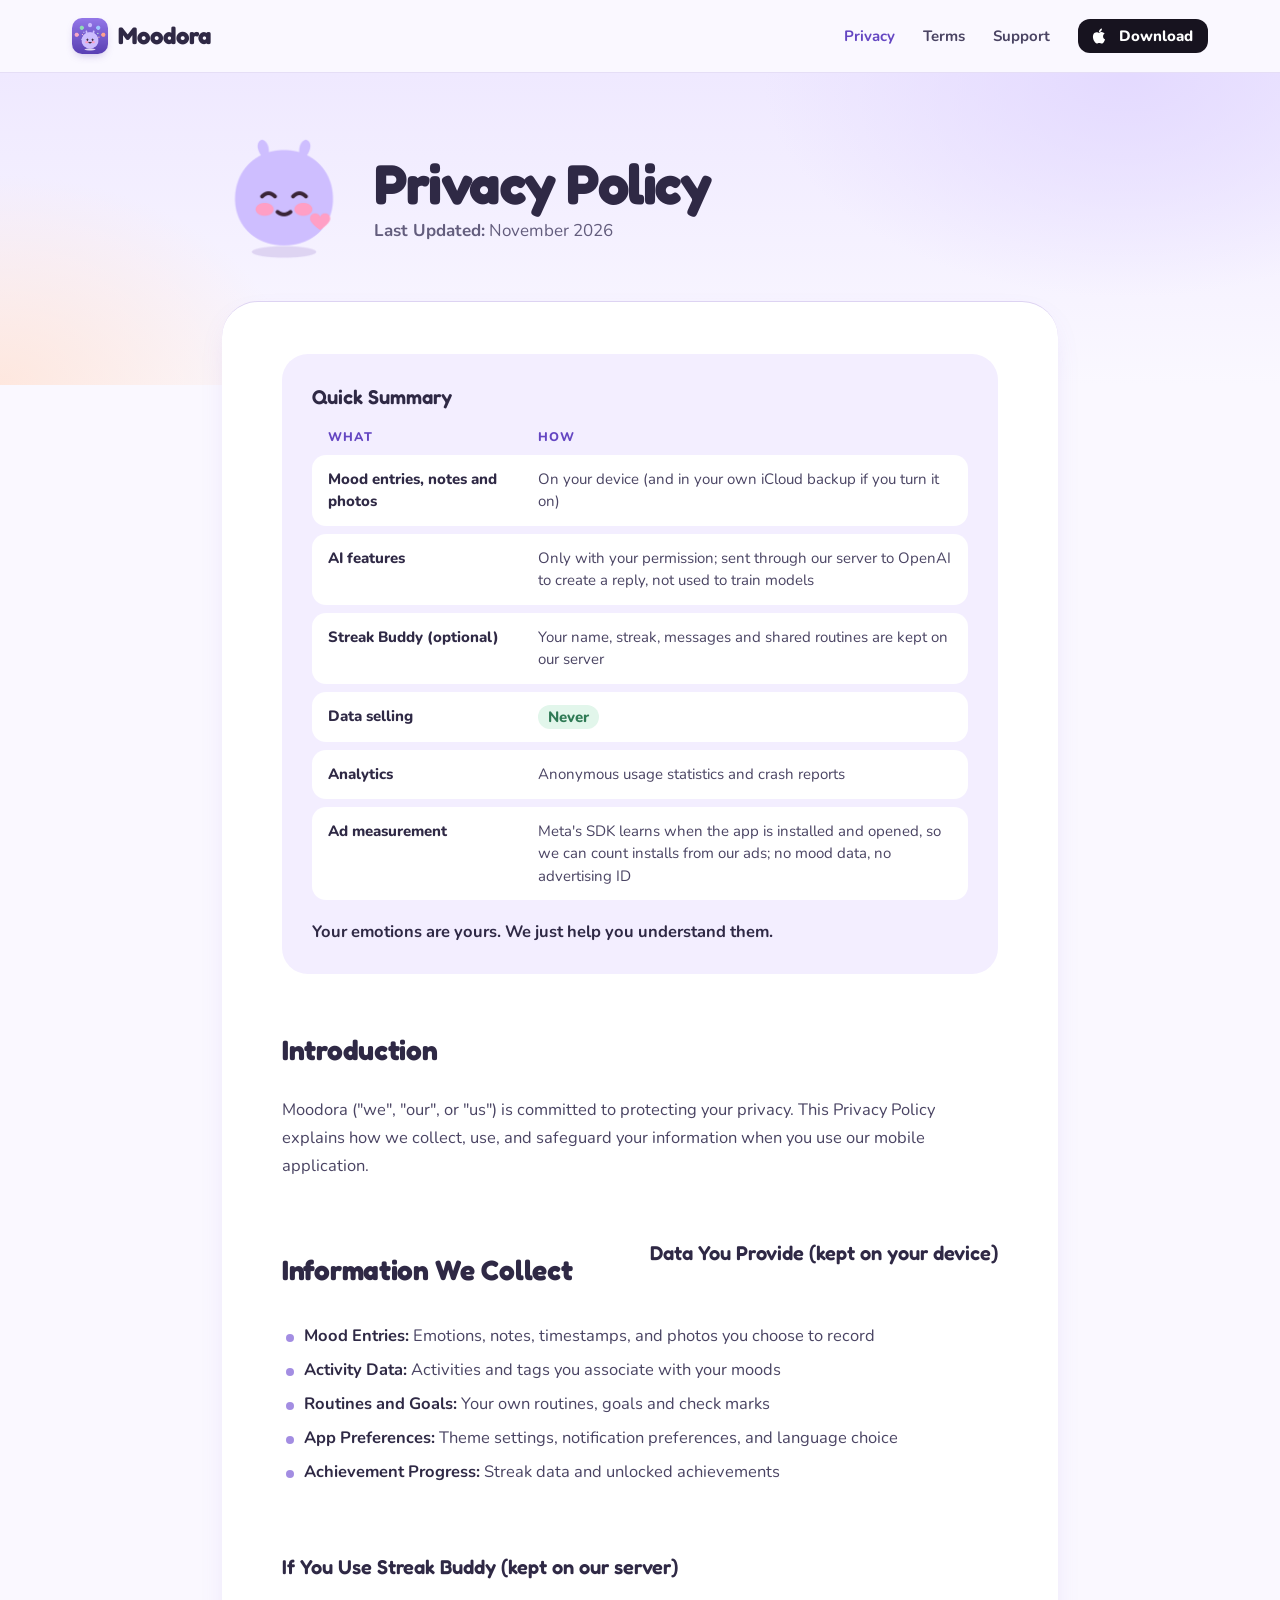
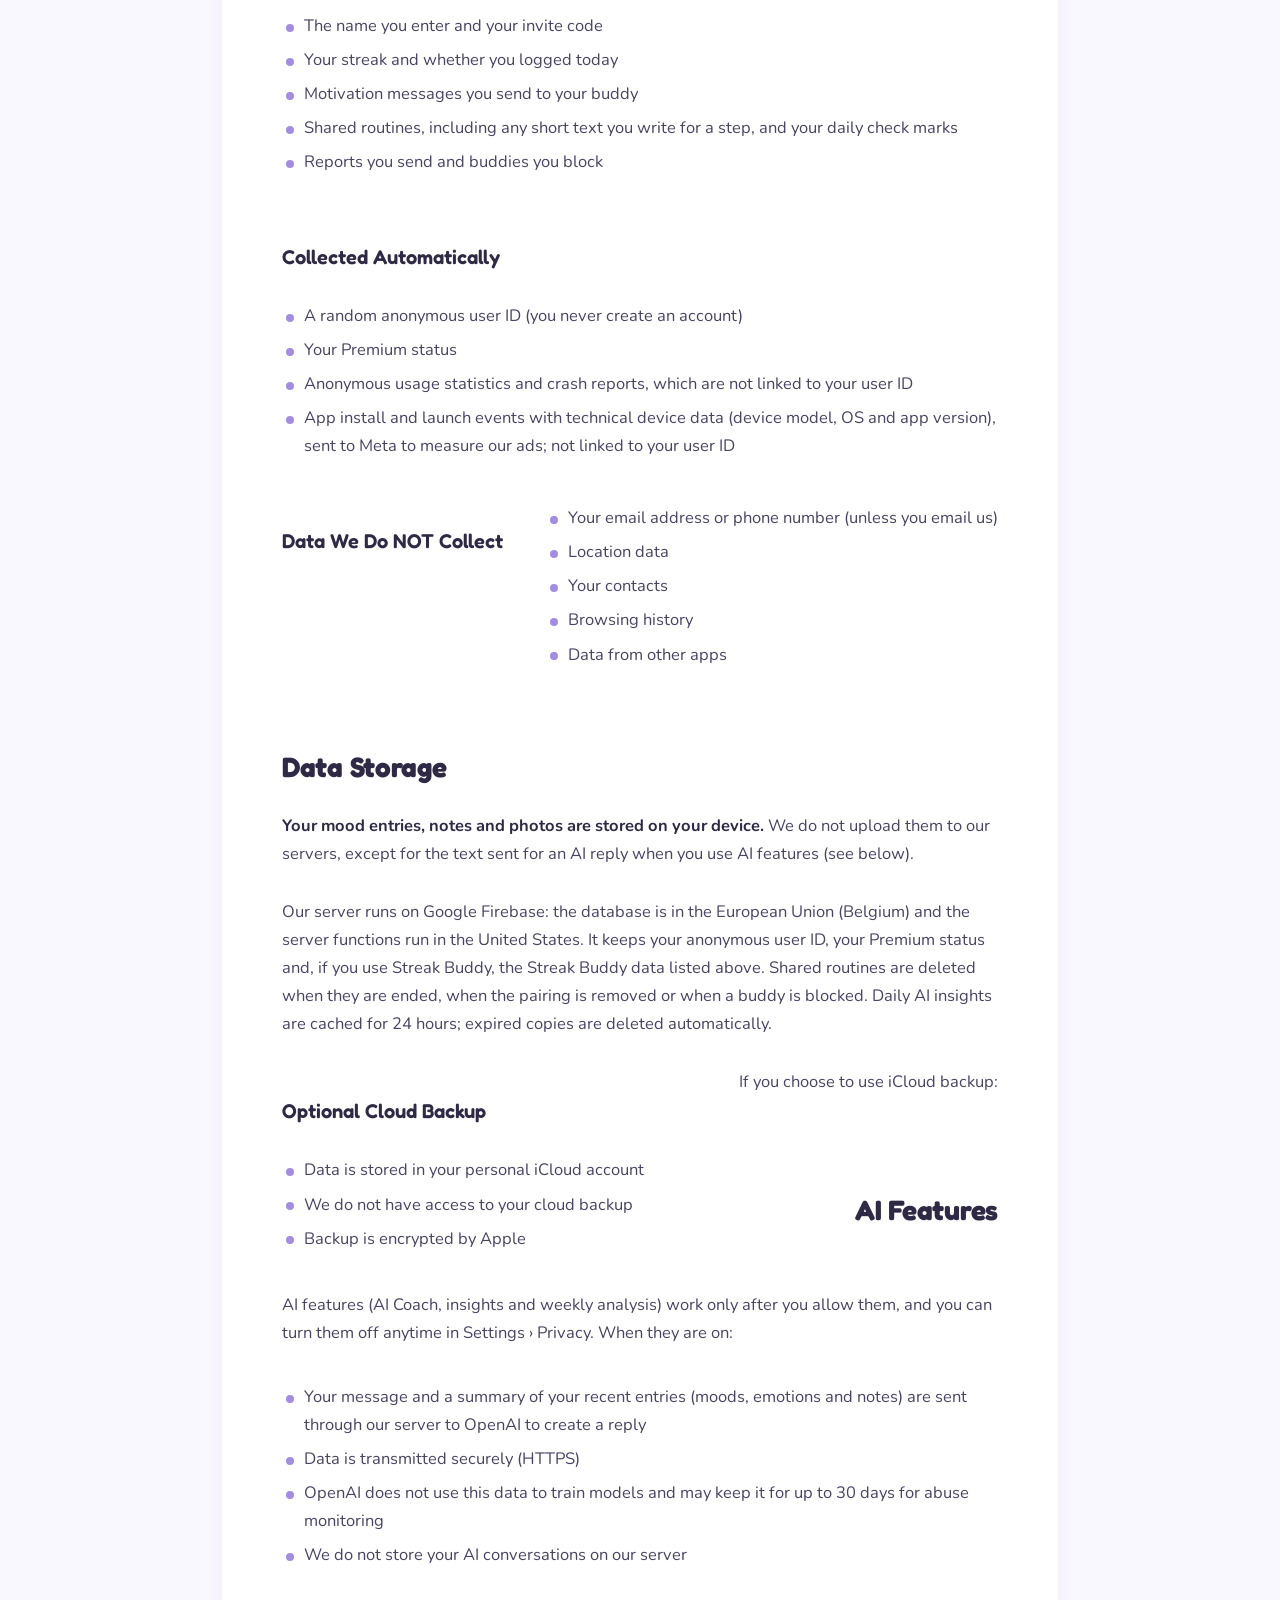
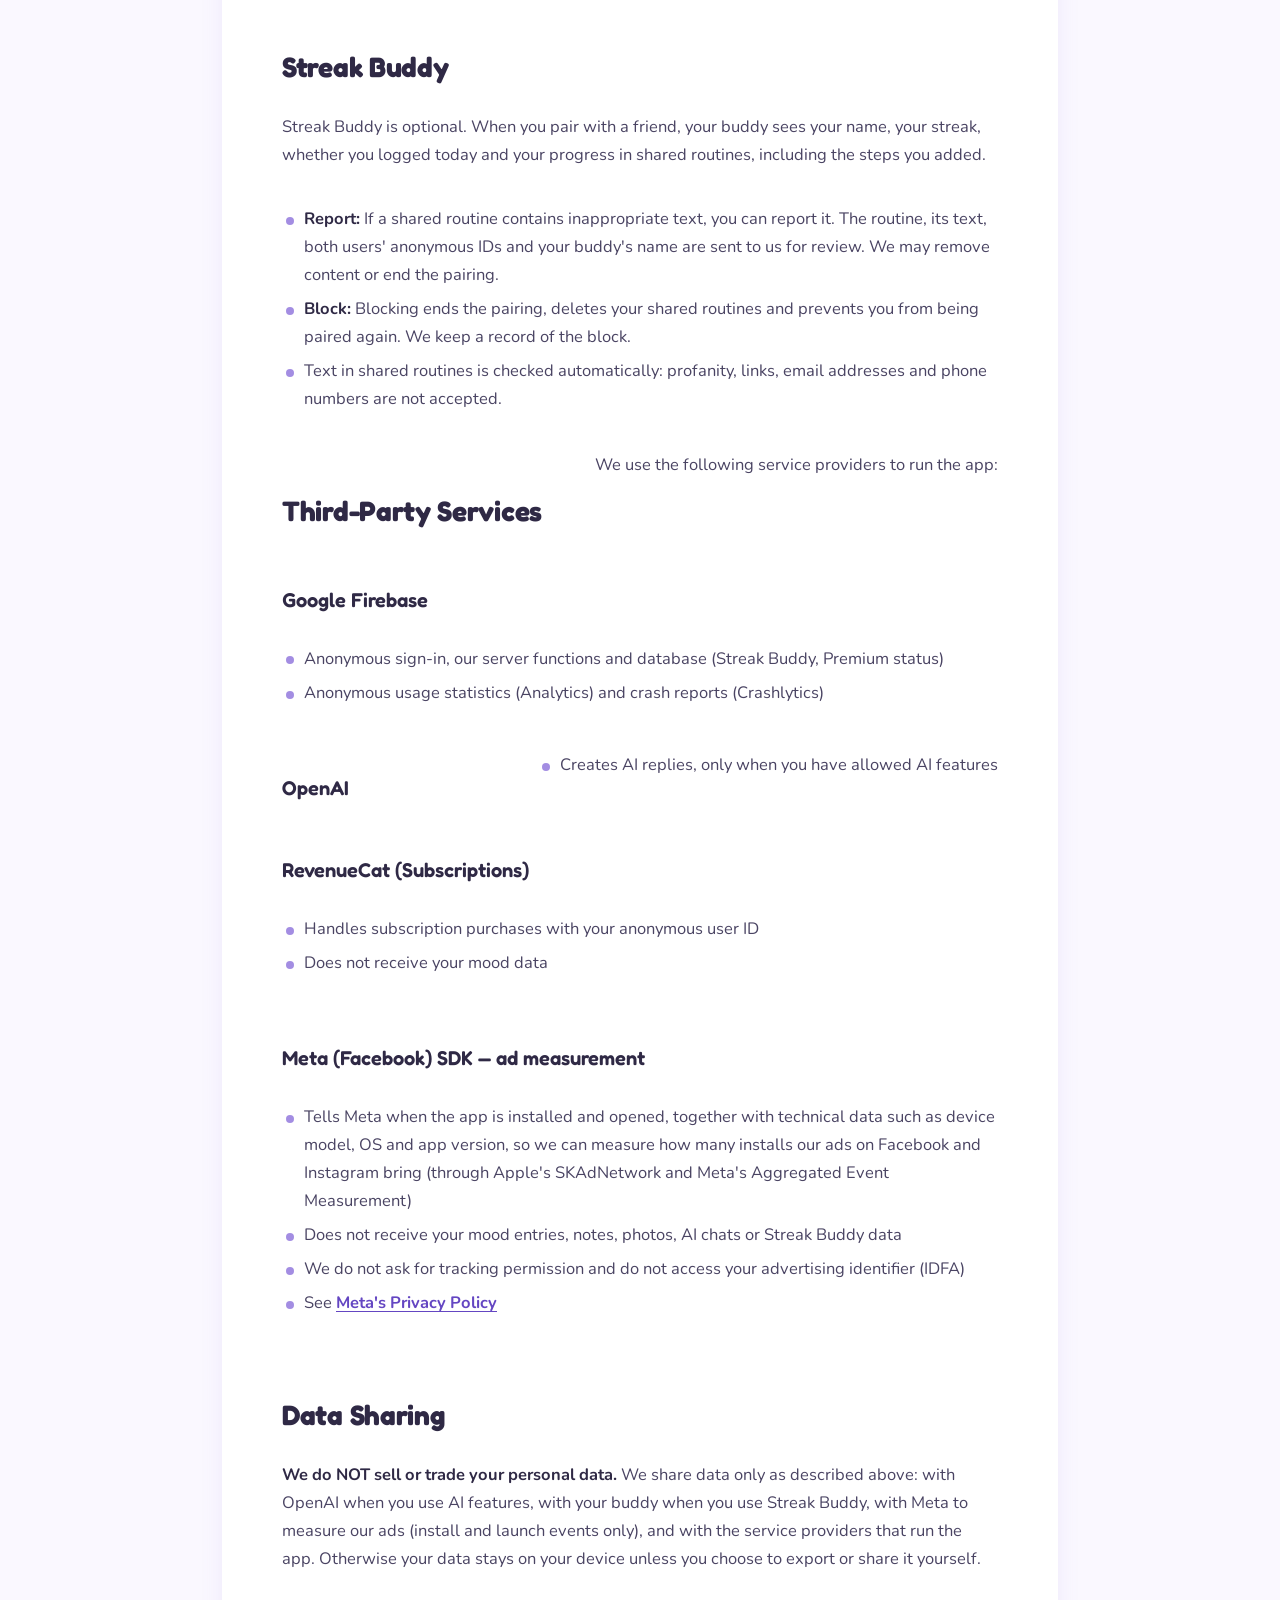
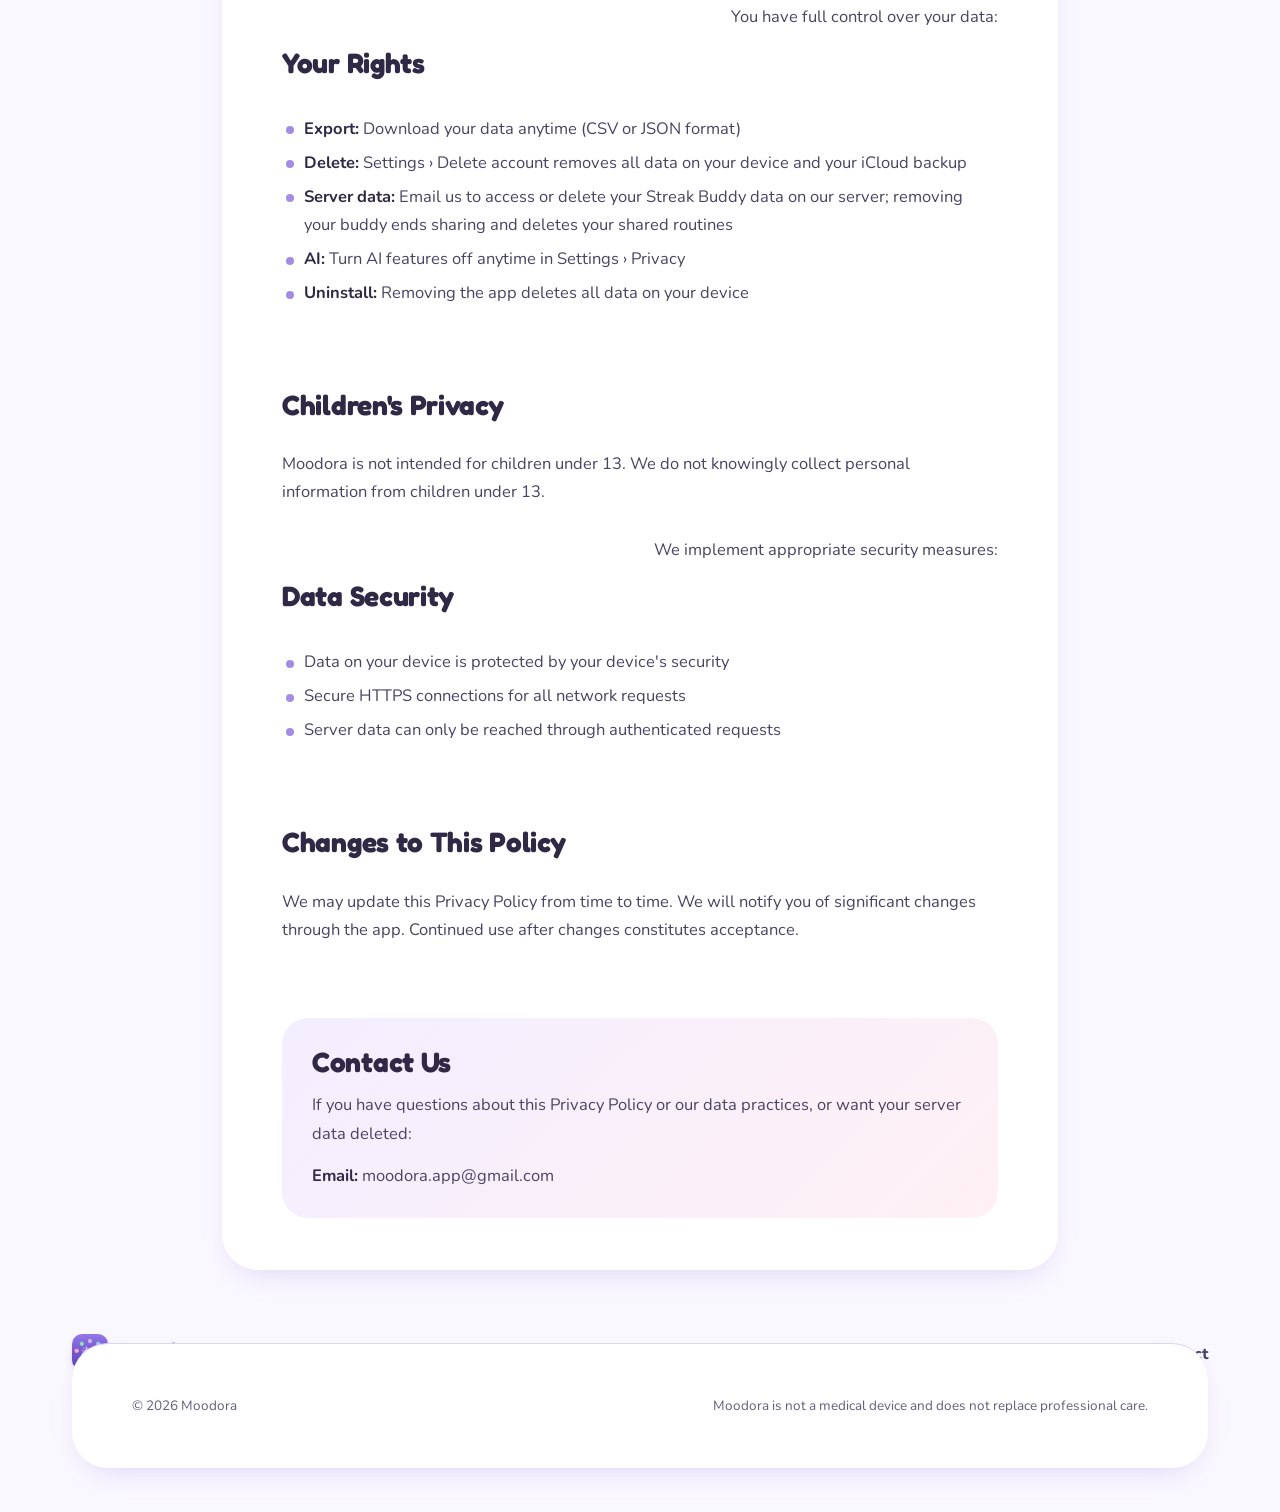
<file: privacy-policy.html>
<!doctype html>
<html lang="en">
<head>
<meta charset="utf-8">
<meta name="viewport" content="width=device-width, initial-scale=1">
<title>Privacy Policy · Moodora</title>
<meta name="description" content="How Moodora handles your data: entries stay on your device, AI only with your permission, no data selling.">
<meta name="theme-color" content="#EFE9FF">
<link rel="icon" href="img/icon.png">
<link rel="apple-touch-icon" href="img/icon.png">
<link rel="preload" href="fonts/fredoka-700.woff" as="font" type="font/woff" crossorigin>
<link rel="preload" href="fonts/nunito-400.woff" as="font" type="font/woff" crossorigin>
<link rel="stylesheet" href="css/site.css">
</head>
<body class="page-legal">

<header class="top">
  <div class="wrap">
    <a class="brand" href="./"><img src="img/icon.png" alt="">Moodora</a>
    <nav class="nav"><a href="privacy-policy.html" class="cur">Privacy</a><a href="terms-of-service.html">Terms</a><a href="support.html">Support</a></nav>
    <a class="store sm" href="https://apps.apple.com/app/apple-store/id6758414110?pt=128496550&amp;ct=web&amp;mt=8">
      <svg viewBox="0 0 24 24"><path d="M18.71 19.5c-.83 1.24-1.71 2.45-3.05 2.47-1.34.03-1.77-.79-3.29-.79-1.53 0-2 .77-3.27.82-1.31.05-2.3-1.32-3.14-2.53C4.25 17 2.94 12.45 4.7 9.39c.87-1.52 2.43-2.48 4.12-2.51 1.28-.02 2.5.87 3.29.87.78 0 2.26-1.07 3.81-.91.65.03 2.47.26 3.64 1.98-.09.06-2.17 1.28-2.15 3.81.03 3.02 2.65 4.03 2.68 4.04-.03.07-.42 1.44-1.38 2.83M13 3.5c.73-.83 1.94-1.46 2.94-1.5.13 1.17-.34 2.35-1.04 3.19-.69.85-1.83 1.51-2.95 1.42-.15-1.15.41-2.35 1.05-3.11z"/></svg>
      <b>Download</b>
    </a>
  </div>
</header>

<main>
<div class="page-hero">
  <div class="wrap narrow">
    <img src="img/moo-caring.png" alt="">
    <div>
      <h1>Privacy Policy</h1>
      <p class="last-updated"><strong>Last Updated:</strong> November 2026</p>
    </div>
  </div>
</div>
<div class="wrap narrow">
<article class="legal">
    <div class="summary-box">
        <h3>Quick Summary</h3>
        <table>
            <tr><th>What</th><th>How</th></tr>
            <tr><td>Mood entries, notes and photos</td><td>On your device (and in your own iCloud backup if you turn it on)</td></tr>
            <tr><td>AI features</td><td>Only with your permission; sent through our server to OpenAI to create a reply, not used to train models</td></tr>
            <tr><td>Streak Buddy (optional)</td><td>Your name, streak, messages and shared routines are kept on our server</td></tr>
            <tr><td>Data selling</td><td><span class="highlight">Never</span></td></tr>
            <tr><td>Analytics</td><td>Anonymous usage statistics and crash reports</td></tr>
            <tr><td>Ad measurement</td><td>Meta's SDK learns when the app is installed and opened, so we can count installs from our ads; no mood data, no advertising ID</td></tr>
        </table>
        <p><strong>Your emotions are yours. We just help you understand them.</strong></p>
    </div>

    <h2>Introduction</h2>
    <p>Moodora ("we", "our", or "us") is committed to protecting your privacy. This Privacy Policy explains how we collect, use, and safeguard your information when you use our mobile application.</p>

    <h2>Information We Collect</h2>

    <h3>Data You Provide (kept on your device)</h3>
    <ul>
        <li><strong>Mood Entries:</strong> Emotions, notes, timestamps, and photos you choose to record</li>
        <li><strong>Activity Data:</strong> Activities and tags you associate with your moods</li>
        <li><strong>Routines and Goals:</strong> Your own routines, goals and check marks</li>
        <li><strong>App Preferences:</strong> Theme settings, notification preferences, and language choice</li>
        <li><strong>Achievement Progress:</strong> Streak data and unlocked achievements</li>
    </ul>

    <h3>If You Use Streak Buddy (kept on our server)</h3>
    <ul>
        <li>The name you enter and your invite code</li>
        <li>Your streak and whether you logged today</li>
        <li>Motivation messages you send to your buddy</li>
        <li>Shared routines, including any short text you write for a step, and your daily check marks</li>
        <li>Reports you send and buddies you block</li>
    </ul>

    <h3>Collected Automatically</h3>
    <ul>
        <li>A random anonymous user ID (you never create an account)</li>
        <li>Your Premium status</li>
        <li>Anonymous usage statistics and crash reports, which are not linked to your user ID</li>
        <li>App install and launch events with technical device data (device model, OS and app version), sent to Meta to measure our ads; not linked to your user ID</li>
    </ul>

    <h3>Data We Do NOT Collect</h3>
    <ul>
        <li>Your email address or phone number (unless you email us)</li>
        <li>Location data</li>
        <li>Your contacts</li>
        <li>Browsing history</li>
        <li>Data from other apps</li>
    </ul>

    <h2>Data Storage</h2>
    <p><strong>Your mood entries, notes and photos are stored on your device.</strong> We do not upload them to our servers, except for the text sent for an AI reply when you use AI features (see below).</p>
    <p>Our server runs on Google Firebase: the database is in the European Union (Belgium) and the server functions run in the United States. It keeps your anonymous user ID, your Premium status and, if you use Streak Buddy, the Streak Buddy data listed above. Shared routines are deleted when they are ended, when the pairing is removed or when a buddy is blocked. Daily AI insights are cached for 24 hours; expired copies are deleted automatically.</p>

    <h3>Optional Cloud Backup</h3>
    <p>If you choose to use iCloud backup:</p>
    <ul>
        <li>Data is stored in your personal iCloud account</li>
        <li>We do not have access to your cloud backup</li>
        <li>Backup is encrypted by Apple</li>
    </ul>

    <h2>AI Features</h2>
    <p>AI features (AI Coach, insights and weekly analysis) work only after you allow them, and you can turn them off anytime in Settings &rsaquo; Privacy. When they are on:</p>
    <ul>
        <li>Your message and a summary of your recent entries (moods, emotions and notes) are sent through our server to OpenAI to create a reply</li>
        <li>Data is transmitted securely (HTTPS)</li>
        <li>OpenAI does not use this data to train models and may keep it for up to 30 days for abuse monitoring</li>
        <li>We do not store your AI conversations on our server</li>
    </ul>

    <h2>Streak Buddy</h2>
    <p>Streak Buddy is optional. When you pair with a friend, your buddy sees your name, your streak, whether you logged today and your progress in shared routines, including the steps you added.</p>
    <ul>
        <li><strong>Report:</strong> If a shared routine contains inappropriate text, you can report it. The routine, its text, both users' anonymous IDs and your buddy's name are sent to us for review. We may remove content or end the pairing.</li>
        <li><strong>Block:</strong> Blocking ends the pairing, deletes your shared routines and prevents you from being paired again. We keep a record of the block.</li>
        <li>Text in shared routines is checked automatically: profanity, links, email addresses and phone numbers are not accepted.</li>
    </ul>

    <h2>Third-Party Services</h2>
    <p>We use the following service providers to run the app:</p>

    <h3>Google Firebase</h3>
    <ul>
        <li>Anonymous sign-in, our server functions and database (Streak Buddy, Premium status)</li>
        <li>Anonymous usage statistics (Analytics) and crash reports (Crashlytics)</li>
    </ul>

    <h3>OpenAI</h3>
    <ul>
        <li>Creates AI replies, only when you have allowed AI features</li>
    </ul>

    <h3>RevenueCat (Subscriptions)</h3>
    <ul>
        <li>Handles subscription purchases with your anonymous user ID</li>
        <li>Does not receive your mood data</li>
    </ul>

    <h3>Meta (Facebook) SDK &mdash; ad measurement</h3>
    <ul>
        <li>Tells Meta when the app is installed and opened, together with technical data such as device model, OS and app version, so we can measure how many installs our ads on Facebook and Instagram bring (through Apple's SKAdNetwork and Meta's Aggregated Event Measurement)</li>
        <li>Does not receive your mood entries, notes, photos, AI chats or Streak Buddy data</li>
        <li>We do not ask for tracking permission and do not access your advertising identifier (IDFA)</li>
        <li>See <a href="https://www.facebook.com/privacy/policy/">Meta's Privacy Policy</a></li>
    </ul>

    <h2>Data Sharing</h2>
    <p><strong>We do NOT sell or trade your personal data.</strong> We share data only as described above: with OpenAI when you use AI features, with your buddy when you use Streak Buddy, with Meta to measure our ads (install and launch events only), and with the service providers that run the app. Otherwise your data stays on your device unless you choose to export or share it yourself.</p>

    <h2>Your Rights</h2>
    <p>You have full control over your data:</p>
    <ul>
        <li><strong>Export:</strong> Download your data anytime (CSV or JSON format)</li>
        <li><strong>Delete:</strong> Settings &rsaquo; Delete account removes all data on your device and your iCloud backup</li>
        <li><strong>Server data:</strong> Email us to access or delete your Streak Buddy data on our server; removing your buddy ends sharing and deletes your shared routines</li>
        <li><strong>AI:</strong> Turn AI features off anytime in Settings &rsaquo; Privacy</li>
        <li><strong>Uninstall:</strong> Removing the app deletes all data on your device</li>
    </ul>

    <h2>Children's Privacy</h2>
    <p>Moodora is not intended for children under 13. We do not knowingly collect personal information from children under 13.</p>

    <h2>Data Security</h2>
    <p>We implement appropriate security measures:</p>
    <ul>
        <li>Data on your device is protected by your device's security</li>
        <li>Secure HTTPS connections for all network requests</li>
        <li>Server data can only be reached through authenticated requests</li>
    </ul>

    <h2>Changes to This Policy</h2>
    <p>We may update this Privacy Policy from time to time. We will notify you of significant changes through the app. Continued use after changes constitutes acceptance.</p>

    <div class="contact">
        <h2>Contact Us</h2>
        <p>If you have questions about this Privacy Policy or our data practices, or want your server data deleted:</p>
        <p><strong>Email:</strong> moodora.app@gmail.com</p>
    </div>

    
</article>
</div>
</main>

<footer>
  <div class="wrap">
    <div class="foot">
      <div>
        <a class="brand" href="./"><img src="img/icon.png" alt="">Moodora</a>
        <p class="about">A mood journal with Moo, a little companion who is curious about feelings.</p>
      </div>
      <nav>
        <a href="privacy-policy.html">Privacy Policy</a>
        <a href="terms-of-service.html">Terms of Service</a>
        <a href="support.html">Support</a>
        <a href="mailto:moodora.app@gmail.com">Contact</a>
      </nav>
    </div>
    <div class="legal">
      <span>© 2026 Moodora</span>
      <span>Moodora is not a medical device and does not replace professional care.</span>
    </div>
  </div>
</footer>

</body>
</html>
</file>
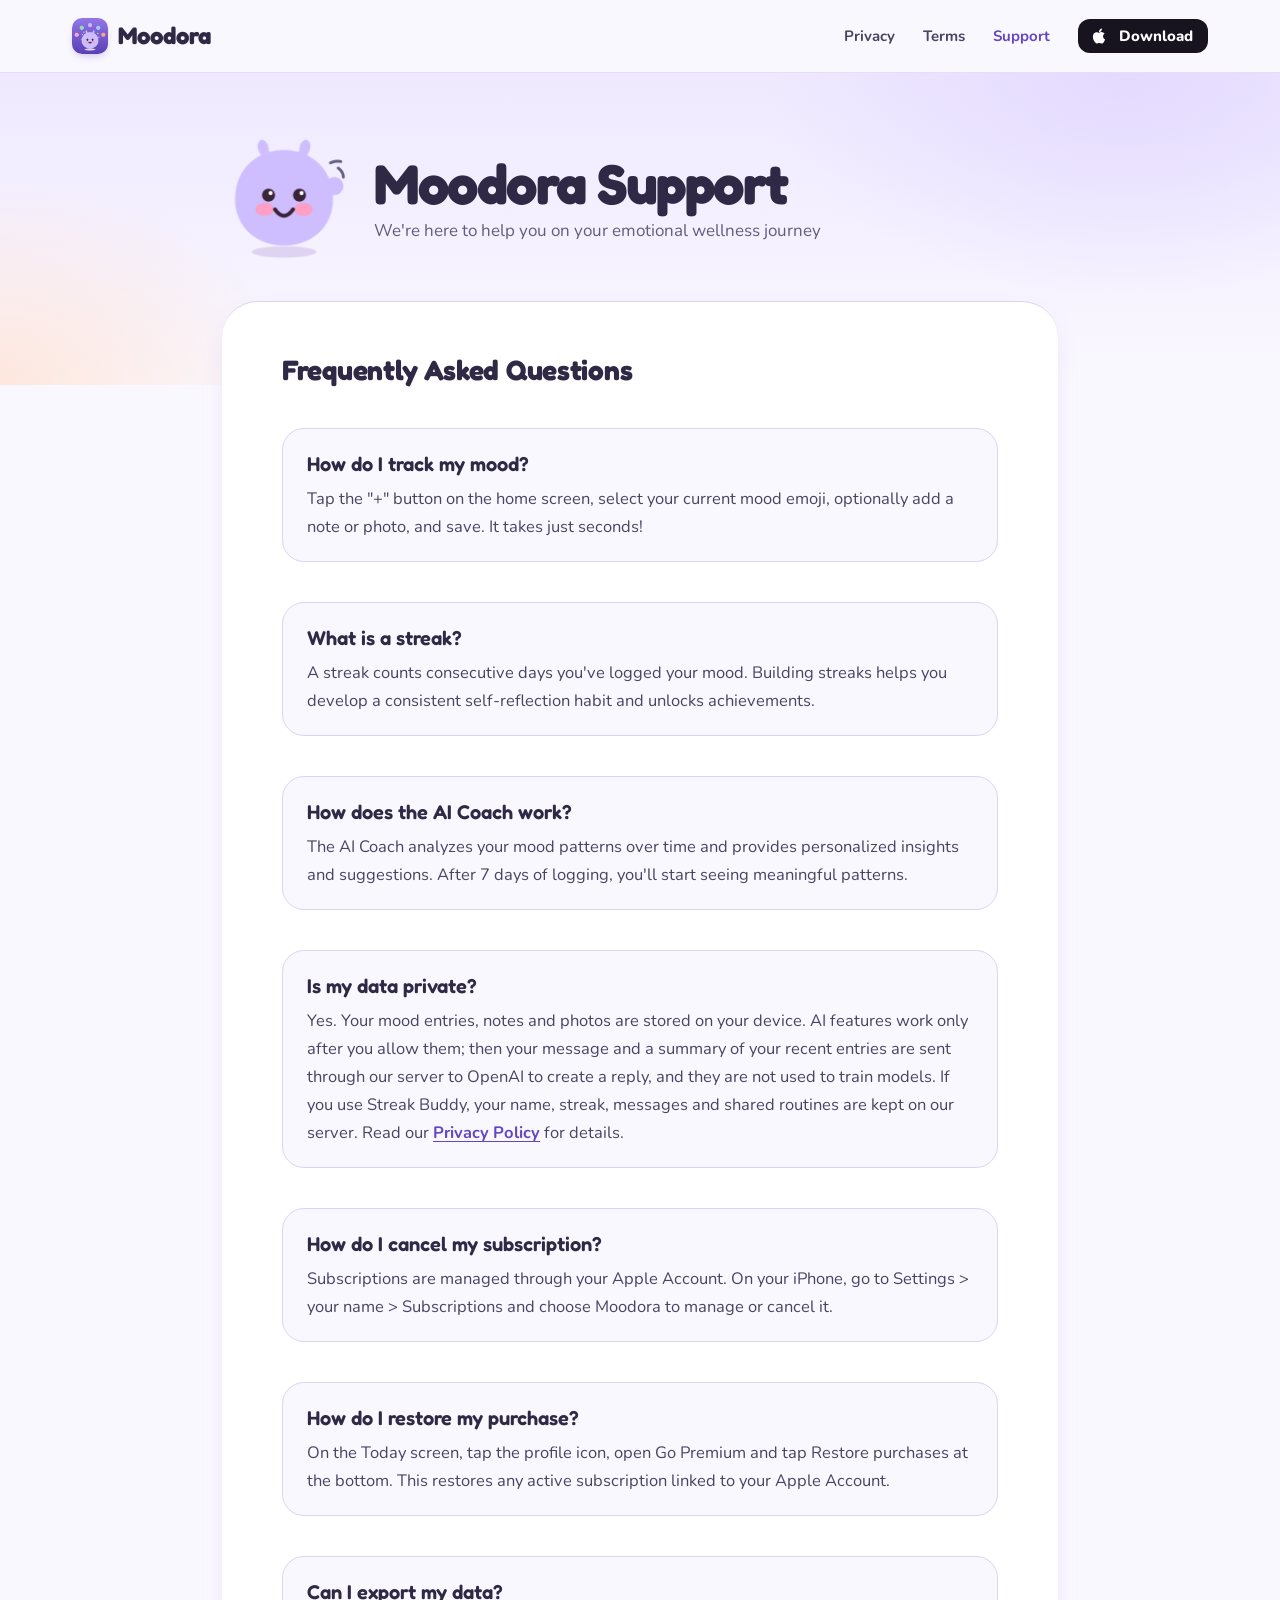
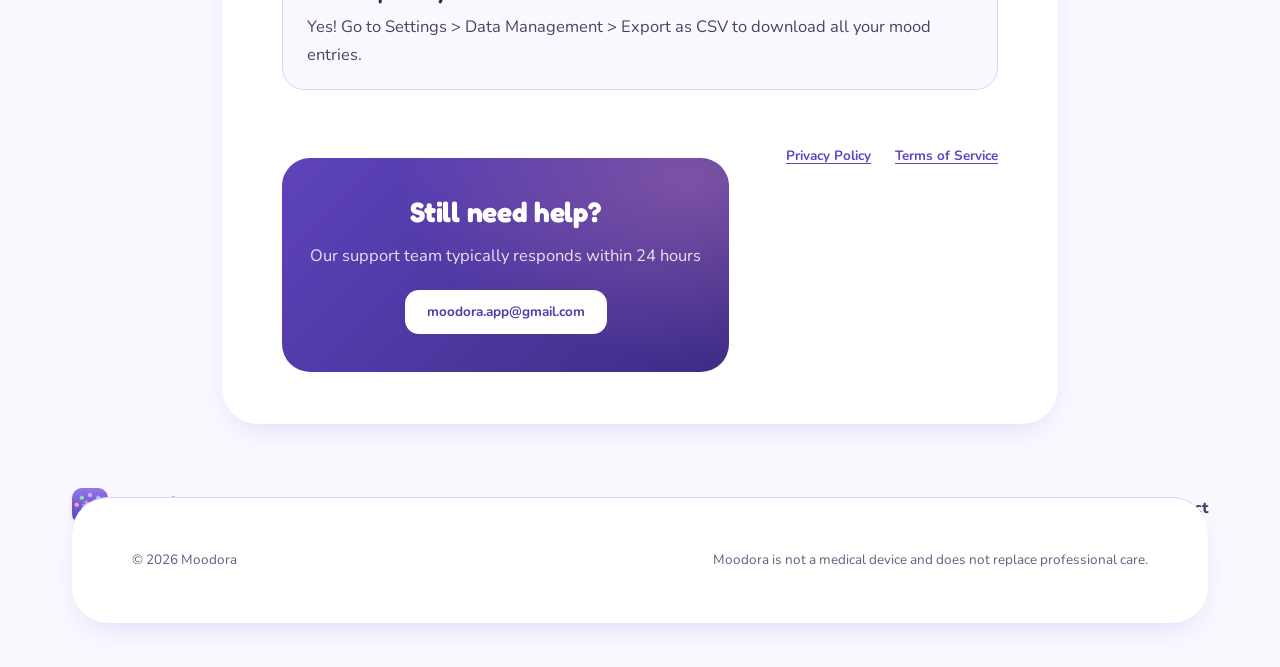
<file: support.html>
<!doctype html>
<html lang="en">
<head>
<meta charset="utf-8">
<meta name="viewport" content="width=device-width, initial-scale=1">
<title>Support · Moodora</title>
<meta name="description" content="Answers to common questions about Moodora and how to reach us.">
<meta name="theme-color" content="#EFE9FF">
<link rel="icon" href="img/icon.png">
<link rel="apple-touch-icon" href="img/icon.png">
<link rel="preload" href="fonts/fredoka-700.woff" as="font" type="font/woff" crossorigin>
<link rel="preload" href="fonts/nunito-400.woff" as="font" type="font/woff" crossorigin>
<link rel="stylesheet" href="css/site.css">
</head>
<body class="page-legal">

<header class="top">
  <div class="wrap">
    <a class="brand" href="./"><img src="img/icon.png" alt="">Moodora</a>
    <nav class="nav"><a href="privacy-policy.html">Privacy</a><a href="terms-of-service.html">Terms</a><a href="support.html" class="cur">Support</a></nav>
    <a class="store sm" href="https://apps.apple.com/app/apple-store/id6758414110?pt=128496550&amp;ct=web&amp;mt=8">
      <svg viewBox="0 0 24 24"><path d="M18.71 19.5c-.83 1.24-1.71 2.45-3.05 2.47-1.34.03-1.77-.79-3.29-.79-1.53 0-2 .77-3.27.82-1.31.05-2.3-1.32-3.14-2.53C4.25 17 2.94 12.45 4.7 9.39c.87-1.52 2.43-2.48 4.12-2.51 1.28-.02 2.5.87 3.29.87.78 0 2.26-1.07 3.81-.91.65.03 2.47.26 3.64 1.98-.09.06-2.17 1.28-2.15 3.81.03 3.02 2.65 4.03 2.68 4.04-.03.07-.42 1.44-1.38 2.83M13 3.5c.73-.83 1.94-1.46 2.94-1.5.13 1.17-.34 2.35-1.04 3.19-.69.85-1.83 1.51-2.95 1.42-.15-1.15.41-2.35 1.05-3.11z"/></svg>
      <b>Download</b>
    </a>
  </div>
</header>

<main>
<div class="page-hero">
  <div class="wrap narrow">
    <img src="img/moo-waving.png" alt="">
    <div>
      <h1>Moodora Support</h1>
      <p class="subtitle">We're here to help you on your emotional wellness journey</p>
    </div>
  </div>
</div>
<div class="wrap narrow">
<article class="legal">
        <h2>Frequently Asked Questions</h2>

        <div class="faq-item">
            <h3>How do I track my mood?</h3>
            <p>Tap the "+" button on the home screen, select your current mood emoji, optionally add a note or photo, and save. It takes just seconds!</p>
        </div>

        <div class="faq-item">
            <h3>What is a streak?</h3>
            <p>A streak counts consecutive days you've logged your mood. Building streaks helps you develop a consistent self-reflection habit and unlocks achievements.</p>
        </div>

        <div class="faq-item">
            <h3>How does the AI Coach work?</h3>
            <p>The AI Coach analyzes your mood patterns over time and provides personalized insights and suggestions. After 7 days of logging, you'll start seeing meaningful patterns.</p>
        </div>

        <div class="faq-item">
            <h3>Is my data private?</h3>
            <p>Yes. Your mood entries, notes and photos are stored on your device. AI features work only after you allow them; then your message and a summary of your recent entries are sent through our server to OpenAI to create a reply, and they are not used to train models. If you use Streak Buddy, your name, streak, messages and shared routines are kept on our server. Read our <a href="privacy-policy.html">Privacy Policy</a> for details.</p>
        </div>

        <div class="faq-item">
            <h3>How do I cancel my subscription?</h3>
            <p>Subscriptions are managed through your Apple Account. On your iPhone, go to Settings &gt; your name &gt; Subscriptions and choose Moodora to manage or cancel it.</p>
        </div>

        <div class="faq-item">
            <h3>How do I restore my purchase?</h3>
            <p>On the Today screen, tap the profile icon, open Go Premium and tap Restore purchases at the bottom. This restores any active subscription linked to your Apple Account.</p>
        </div>

        <div class="faq-item">
            <h3>Can I export my data?</h3>
            <p>Yes! Go to Settings > Data Management > Export as CSV to download all your mood entries.</p>
        </div>

        <div class="contact-box">
            <h2>Still need help?</h2>
            <p>Our support team typically responds within 24 hours</p>
            <a href="mailto:moodora.app@gmail.com">moodora.app@gmail.com</a>
        </div>

        <div class="links">
            <a href="privacy-policy.html">Privacy Policy</a>
            <a href="terms-of-service.html">Terms of Service</a>
        </div>

        
</article>
</div>
</main>

<footer>
  <div class="wrap">
    <div class="foot">
      <div>
        <a class="brand" href="./"><img src="img/icon.png" alt="">Moodora</a>
        <p class="about">A mood journal with Moo, a little companion who is curious about feelings.</p>
      </div>
      <nav>
        <a href="privacy-policy.html">Privacy Policy</a>
        <a href="terms-of-service.html">Terms of Service</a>
        <a href="support.html">Support</a>
        <a href="mailto:moodora.app@gmail.com">Contact</a>
      </nav>
    </div>
    <div class="legal">
      <span>© 2026 Moodora</span>
      <span>Moodora is not a medical device and does not replace professional care.</span>
    </div>
  </div>
</footer>

</body>
</html>
</file>
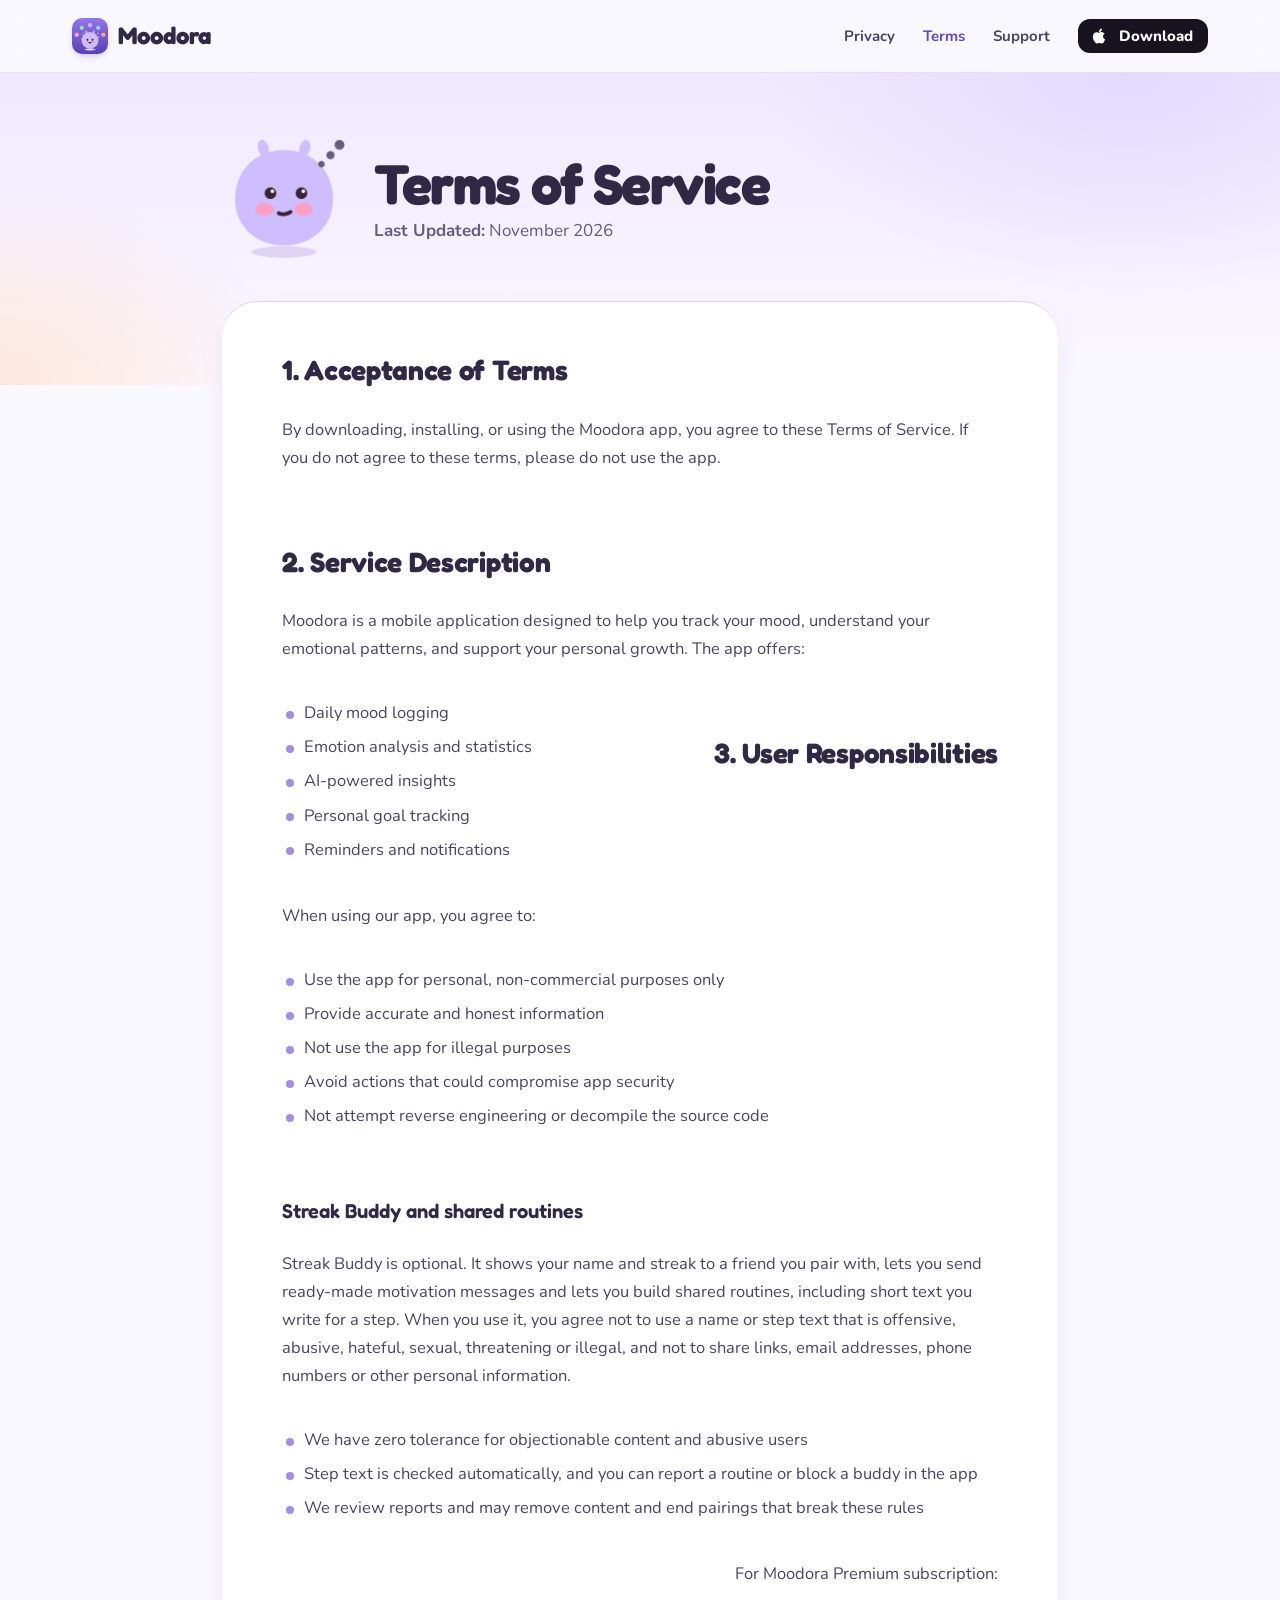
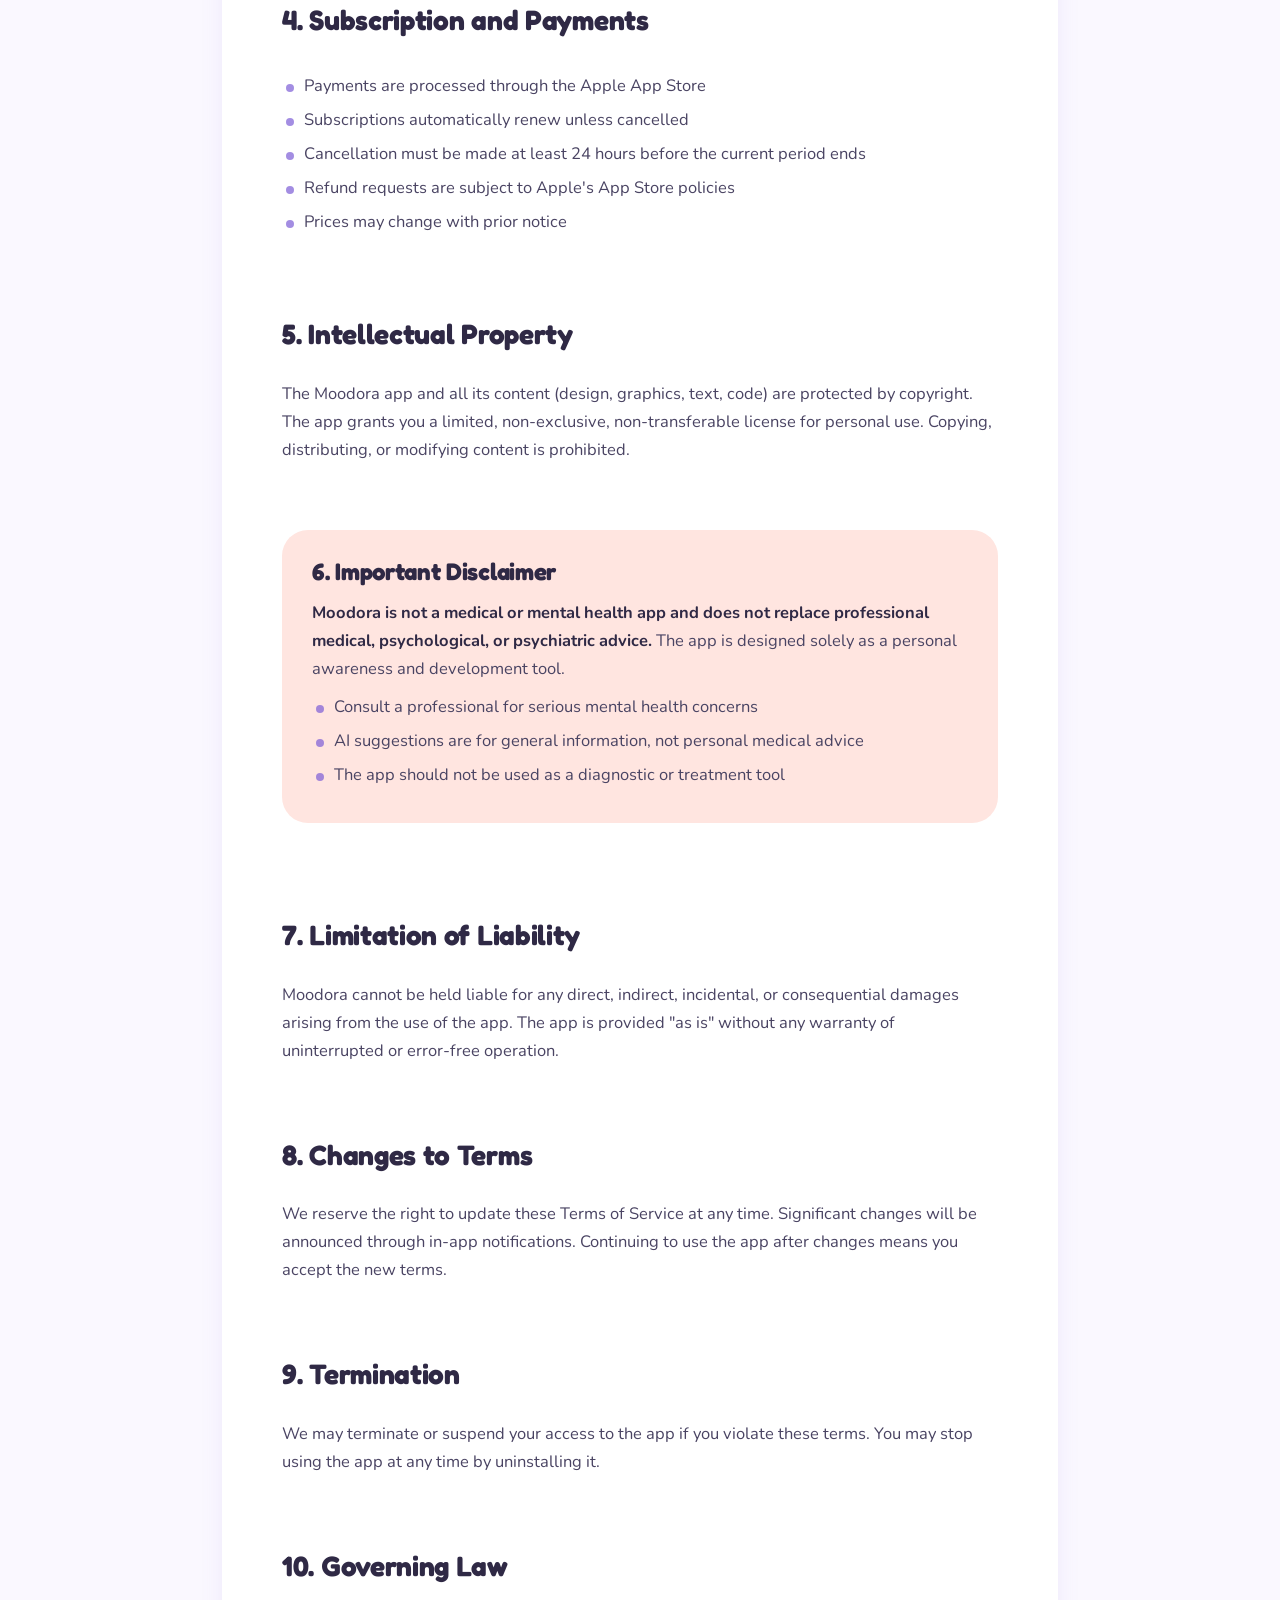
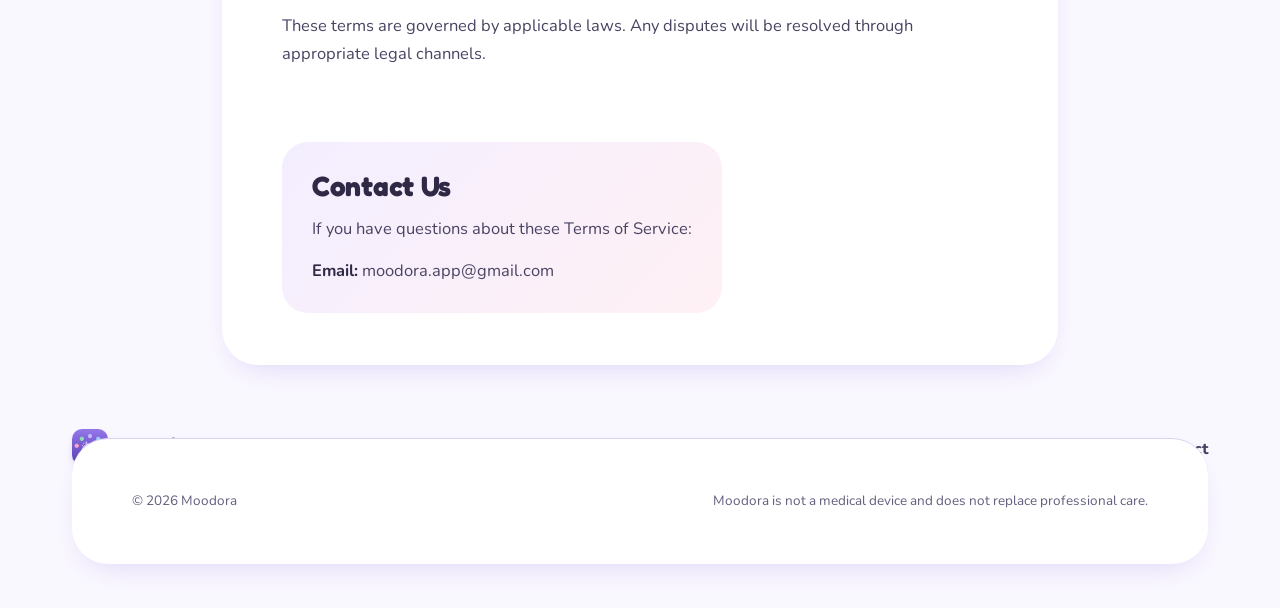
<file: terms-of-service.html>
<!doctype html>
<html lang="en">
<head>
<meta charset="utf-8">
<meta name="viewport" content="width=device-width, initial-scale=1">
<title>Terms of Service · Moodora</title>
<meta name="description" content="The terms for using the Moodora app.">
<meta name="theme-color" content="#EFE9FF">
<link rel="icon" href="img/icon.png">
<link rel="apple-touch-icon" href="img/icon.png">
<link rel="preload" href="fonts/fredoka-700.woff" as="font" type="font/woff" crossorigin>
<link rel="preload" href="fonts/nunito-400.woff" as="font" type="font/woff" crossorigin>
<link rel="stylesheet" href="css/site.css">
</head>
<body class="page-legal">

<header class="top">
  <div class="wrap">
    <a class="brand" href="./"><img src="img/icon.png" alt="">Moodora</a>
    <nav class="nav"><a href="privacy-policy.html">Privacy</a><a href="terms-of-service.html" class="cur">Terms</a><a href="support.html">Support</a></nav>
    <a class="store sm" href="https://apps.apple.com/app/apple-store/id6758414110?pt=128496550&amp;ct=web&amp;mt=8">
      <svg viewBox="0 0 24 24"><path d="M18.71 19.5c-.83 1.24-1.71 2.45-3.05 2.47-1.34.03-1.77-.79-3.29-.79-1.53 0-2 .77-3.27.82-1.31.05-2.3-1.32-3.14-2.53C4.25 17 2.94 12.45 4.7 9.39c.87-1.52 2.43-2.48 4.12-2.51 1.28-.02 2.5.87 3.29.87.78 0 2.26-1.07 3.81-.91.65.03 2.47.26 3.64 1.98-.09.06-2.17 1.28-2.15 3.81.03 3.02 2.65 4.03 2.68 4.04-.03.07-.42 1.44-1.38 2.83M13 3.5c.73-.83 1.94-1.46 2.94-1.5.13 1.17-.34 2.35-1.04 3.19-.69.85-1.83 1.51-2.95 1.42-.15-1.15.41-2.35 1.05-3.11z"/></svg>
      <b>Download</b>
    </a>
  </div>
</header>

<main>
<div class="page-hero">
  <div class="wrap narrow">
    <img src="img/moo-thinking.png" alt="">
    <div>
      <h1>Terms of Service</h1>
      <p class="last-updated"><strong>Last Updated:</strong> November 2026</p>
    </div>
  </div>
</div>
<div class="wrap narrow">
<article class="legal">
    <h2>1. Acceptance of Terms</h2>
    <p>By downloading, installing, or using the Moodora app, you agree to these Terms of Service. If you do not agree to these terms, please do not use the app.</p>

    <h2>2. Service Description</h2>
    <p>Moodora is a mobile application designed to help you track your mood, understand your emotional patterns, and support your personal growth. The app offers:</p>
    <ul>
        <li>Daily mood logging</li>
        <li>Emotion analysis and statistics</li>
        <li>AI-powered insights</li>
        <li>Personal goal tracking</li>
        <li>Reminders and notifications</li>
    </ul>

    <h2>3. User Responsibilities</h2>
    <p>When using our app, you agree to:</p>
    <ul>
        <li>Use the app for personal, non-commercial purposes only</li>
        <li>Provide accurate and honest information</li>
        <li>Not use the app for illegal purposes</li>
        <li>Avoid actions that could compromise app security</li>
        <li>Not attempt reverse engineering or decompile the source code</li>
    </ul>

    <h3>Streak Buddy and shared routines</h3>
    <p>Streak Buddy is optional. It shows your name and streak to a friend you pair with, lets you send ready-made motivation messages and lets you build shared routines, including short text you write for a step. When you use it, you agree not to use a name or step text that is offensive, abusive, hateful, sexual, threatening or illegal, and not to share links, email addresses, phone numbers or other personal information.</p>
    <ul>
        <li>We have zero tolerance for objectionable content and abusive users</li>
        <li>Step text is checked automatically, and you can report a routine or block a buddy in the app</li>
        <li>We review reports and may remove content and end pairings that break these rules</li>
    </ul>

    <h2>4. Subscription and Payments</h2>
    <p>For Moodora Premium subscription:</p>
    <ul>
        <li>Payments are processed through the Apple App Store</li>
        <li>Subscriptions automatically renew unless cancelled</li>
        <li>Cancellation must be made at least 24 hours before the current period ends</li>
        <li>Refund requests are subject to Apple's App Store policies</li>
        <li>Prices may change with prior notice</li>
    </ul>

    <h2>5. Intellectual Property</h2>
    <p>The Moodora app and all its content (design, graphics, text, code) are protected by copyright. The app grants you a limited, non-exclusive, non-transferable license for personal use. Copying, distributing, or modifying content is prohibited.</p>

    <div class="warning-box">
        <h2 style="margin-top: 0; border: none; padding: 0;">6. Important Disclaimer</h2>
        <p style="margin-bottom: 0;"><strong>Moodora is not a medical or mental health app and does not replace professional medical, psychological, or psychiatric advice.</strong> The app is designed solely as a personal awareness and development tool.</p>
        <ul style="margin-top: 10px; margin-bottom: 0;">
            <li>Consult a professional for serious mental health concerns</li>
            <li>AI suggestions are for general information, not personal medical advice</li>
            <li>The app should not be used as a diagnostic or treatment tool</li>
        </ul>
    </div>

    <h2>7. Limitation of Liability</h2>
    <p>Moodora cannot be held liable for any direct, indirect, incidental, or consequential damages arising from the use of the app. The app is provided "as is" without any warranty of uninterrupted or error-free operation.</p>

    <h2>8. Changes to Terms</h2>
    <p>We reserve the right to update these Terms of Service at any time. Significant changes will be announced through in-app notifications. Continuing to use the app after changes means you accept the new terms.</p>

    <h2>9. Termination</h2>
    <p>We may terminate or suspend your access to the app if you violate these terms. You may stop using the app at any time by uninstalling it.</p>

    <h2>10. Governing Law</h2>
    <p>These terms are governed by applicable laws. Any disputes will be resolved through appropriate legal channels.</p>

    <div class="contact">
        <h2>Contact Us</h2>
        <p>If you have questions about these Terms of Service:</p>
        <p><strong>Email:</strong> moodora.app@gmail.com</p>
    </div>

    
</article>
</div>
</main>

<footer>
  <div class="wrap">
    <div class="foot">
      <div>
        <a class="brand" href="./"><img src="img/icon.png" alt="">Moodora</a>
        <p class="about">A mood journal with Moo, a little companion who is curious about feelings.</p>
      </div>
      <nav>
        <a href="privacy-policy.html">Privacy Policy</a>
        <a href="terms-of-service.html">Terms of Service</a>
        <a href="support.html">Support</a>
        <a href="mailto:moodora.app@gmail.com">Contact</a>
      </nav>
    </div>
    <div class="legal">
      <span>© 2026 Moodora</span>
      <span>Moodora is not a medical device and does not replace professional care.</span>
    </div>
  </div>
</footer>

</body>
</html>
</file>
<file: css/site.css>
/* Yazı tipleri: uygulamanın kendi Nunito ve Fredoka dosyaları (SIL OFL, fonts/OFL-*.txt), siteden sunulur; Google'a istek gitmez. */
@font-face{font-family:'Nunito';src:url('../fonts/nunito-400.woff') format('woff');font-weight:400;font-style:normal;font-display:swap}
@font-face{font-family:'Nunito';src:url('../fonts/nunito-700.woff') format('woff');font-weight:700;font-style:normal;font-display:swap}
@font-face{font-family:'Nunito';src:url('../fonts/nunito-800.woff') format('woff');font-weight:800;font-style:normal;font-display:swap}
@font-face{font-family:'Fredoka';src:url('../fonts/fredoka-600.woff') format('woff');font-weight:600;font-style:normal;font-display:swap}
@font-face{font-family:'Fredoka';src:url('../fonts/fredoka-700.woff') format('woff');font-weight:700;font-style:normal;font-display:swap}

:root{
  --accent:#7C5CD6; --accent-text:#6446C2; --accent-deep:#523AA8;
  --ink:#2F2945; --ink2:#4A4463; --muted:#635D7D;
  --bg-top:#EFE9FF; --bg-mid:#F6F2FF; --bg-base:#FAF8FF;
  --blob1:#E3D9FF; --blob2:#FFE3D6; --soft:#F3EEFF; --chip:#EAE3FF; --line:#DDD3F2;
  --pink-bg:#FFE0EA; --pink:#C93F6E; --peach-bg:#FFE3D6; --peach:#C25A2C; --peach-text:#8A4524;
  --great:#FFC2D4; --good:#BFEBD3; --okay:#D9CCFF; --sad:#BFD9FF; --angry:#FFC1B8; --face:#3D2A3A;
  --great-l:#FFE1EA; --good-l:#E2F6EB; --okay-l:#EEE8FF; --sad-l:#E3EDFF; --angry-l:#FFE5E0;
  --shadow-card:0 12px 32px -14px rgba(124,92,214,.28);
  --shadow-float:0 28px 64px -20px rgba(82,58,168,.38);
  --font-head:'Fredoka','Nunito',system-ui,sans-serif;
  --font-body:'Nunito',system-ui,-apple-system,sans-serif;
}
*{box-sizing:border-box;margin:0;padding:0}
html{scroll-behavior:smooth}
body{font-family:var(--font-body);color:var(--ink);background:var(--bg-base);-webkit-font-smoothing:antialiased;line-height:1.5}
img{display:block;max-width:100%}
a{color:inherit;text-decoration:none}
ul{list-style:none}
.wrap{max-width:1200px;margin:0 auto;padding:0 32px}
svg.i{width:22px;height:22px;fill:none;stroke:currentColor;stroke-width:2;stroke-linecap:round;stroke-linejoin:round}

/* Üst çubuk */
.top{position:sticky;top:0;z-index:50;background:rgba(250,248,255,.8);backdrop-filter:saturate(1.4) blur(14px);-webkit-backdrop-filter:saturate(1.4) blur(14px);border-bottom:1px solid rgba(221,211,242,.7)}
.top .wrap{display:flex;align-items:center;gap:28px;height:72px}
.brand{display:flex;align-items:center;gap:10px;font-family:var(--font-head);font-weight:700;font-size:24px}
.brand img{width:36px;height:36px;border-radius:10px;box-shadow:0 4px 10px -4px rgba(82,58,168,.4)}
.nav{display:flex;gap:28px;margin-left:auto;font-weight:700;font-size:15px;color:var(--ink2)}
.nav a:hover{color:var(--accent-text)}
.lang{display:flex;gap:2px;padding:3px;border-radius:999px;background:var(--chip);font-weight:800;font-size:13px}
.lang a{padding:5px 10px;border-radius:999px;color:var(--muted)}
.lang .on{background:#fff;color:var(--accent-text);box-shadow:0 2px 6px rgba(124,92,214,.2)}

/* App Store düğmesi */
.store{display:inline-flex;align-items:center;gap:11px;background:#17131F;color:#fff;border-radius:16px;padding:11px 22px 11px 16px;box-shadow:0 14px 30px -12px rgba(23,19,31,.6);transition:transform .15s ease}
.store:hover{transform:translateY(-2px)}
.store svg{width:28px;height:28px;fill:#fff}
.store small{display:block;font-size:11.5px;font-weight:700;opacity:.82;line-height:1.15}
.store b{display:block;font-family:var(--font-head);font-size:20px;font-weight:600;line-height:1.1}
.store.sm{padding:8px 15px 8px 12px;border-radius:12px;box-shadow:none}
.store.sm svg{width:18px;height:18px}
.store.sm b{font-size:15px;font-family:var(--font-body);font-weight:800}

/* Giriş */
.hero{position:relative;overflow:hidden;background:
  radial-gradient(620px 440px at 86% 8%,rgba(227,217,255,.95),transparent 70%),
  radial-gradient(540px 400px at 6% 88%,rgba(255,227,214,.9),transparent 70%),
  radial-gradient(460px 340px at 58% 104%,rgba(255,224,234,.85),transparent 70%),
  linear-gradient(180deg,var(--bg-top) 0%,var(--bg-mid) 55%,var(--bg-base) 100%)}
.hero .wrap{display:grid;grid-template-columns:1.05fr .95fr;gap:40px;align-items:center;padding-top:76px;padding-bottom:112px}
.eyebrow{display:inline-flex;align-items:center;gap:8px;padding:6px 14px 6px 6px;border-radius:999px;background:#fff;box-shadow:var(--shadow-card);font-weight:800;font-size:14px;color:var(--accent-text)}
.eyebrow img{width:26px;height:26px;border-radius:50%;background:var(--okay-l)}
h1{font-family:var(--font-head);font-weight:700;font-size:76px;line-height:1.02;letter-spacing:-1.5px;margin:22px 0}
h1 em{font-style:normal;color:var(--accent);background:linear-gradient(transparent 66%,var(--pink-bg) 66%,var(--pink-bg) 92%,transparent 92%)}
.lead{font-size:20px;line-height:1.6;color:var(--muted);max-width:520px}
.cta{display:flex;align-items:center;gap:22px;margin-top:34px;flex-wrap:wrap}
.more{display:inline-flex;align-items:center;gap:6px;font-weight:800;color:var(--accent-text)}
.more svg.i{width:18px;height:18px}
.trust{display:flex;gap:22px;margin-top:28px;flex-wrap:wrap;font-weight:700;font-size:14.5px;color:var(--ink2)}
.trust li{display:flex;align-items:center;gap:7px}
.trust svg.i{width:19px;height:19px;color:var(--accent)}

.stage{position:relative;height:660px}
.phone{position:absolute;width:300px;border-radius:54px;padding:11px;background:#1E1A28;box-shadow:inset 0 0 0 2px #3B3550,var(--shadow-float)}
.phone img{width:100%;border-radius:44px}
.phone.front{left:110px;top:12px;transform:rotate(-4deg);z-index:2}
.phone.back{left:282px;top:56px;width:252px;transform:rotate(8deg);z-index:1}
.float{position:absolute;z-index:3;background:rgba(255,255,255,.94);border-radius:22px;box-shadow:var(--shadow-float);padding:14px 16px}
.f-hours{left:-8px;top:118px;width:212px}
.f-hours .lbl{display:flex;align-items:center;gap:7px;font-weight:800;font-size:12.5px;color:var(--muted)}
.f-hours .lbl span{width:26px;height:26px;border-radius:9px;background:var(--peach-bg);color:var(--peach);display:grid;place-items:center}
.f-hours .lbl svg.i{width:15px;height:15px}
.f-hours b{display:block;font-family:var(--font-head);font-size:29px;font-weight:600;margin-top:6px}
.f-hours small{font-size:12px;font-weight:700;color:var(--muted)}
.f-moods{right:-20px;top:330px;width:286px}
.f-moods p{font-weight:800;font-size:13.5px;margin-bottom:10px}
.faces{display:flex;justify-content:space-between}
.faces figure{display:flex;flex-direction:column;align-items:center;gap:4px;font-size:11px;font-weight:800;color:var(--ink2)}
.faces svg{width:44px;height:44px}
.f-streak{right:34px;top:14px;display:flex;align-items:center;gap:6px;background:var(--peach-bg);color:var(--peach-text);font-weight:800;font-size:15px;padding:9px 15px;border-radius:999px;box-shadow:var(--shadow-card)}
.f-streak svg{width:18px;height:18px;fill:var(--peach)}
.moo-hero{position:absolute;left:4px;bottom:-14px;width:178px;z-index:4}
.bubble{position:absolute;left:118px;bottom:178px;z-index:5;background:#fff;border-radius:18px 18px 18px 5px;padding:10px 15px;font-weight:800;font-size:14.5px;box-shadow:var(--shadow-card)}

/* Bölümler */
section{padding:112px 0}
.head{text-align:center;max-width:720px;margin:0 auto 56px}
.kicker{font-weight:800;font-size:14px;letter-spacing:1.4px;text-transform:uppercase;color:var(--accent-text)}
h2{font-family:var(--font-head);font-weight:700;font-size:50px;line-height:1.08;letter-spacing:-.8px;margin-top:12px;text-wrap:balance}
.head p{font-size:18.5px;color:var(--muted);margin-top:16px}

.steps{display:grid;grid-template-columns:repeat(3,1fr);gap:24px}
.step{background:#fff;border-radius:32px;box-shadow:var(--shadow-card);padding:30px 30px 0;overflow:hidden;display:flex;flex-direction:column}
.num{width:42px;height:42px;border-radius:14px;display:grid;place-items:center;font-family:var(--font-head);font-weight:700;font-size:20px}
.step:nth-child(1) .num{background:var(--pink-bg);color:var(--pink)}
.step:nth-child(2) .num{background:var(--chip);color:var(--accent-text)}
.step:nth-child(3) .num{background:var(--peach-bg);color:var(--peach)}
.step h3{font-family:var(--font-head);font-weight:600;font-size:26px;margin:18px 0 8px}
.step p{color:var(--muted);font-size:16px;line-height:1.55}
.shot{margin:28px auto 0;width:80%;height:310px;overflow:hidden;border-radius:34px 34px 0 0;border:9px solid #1E1A28;border-bottom:0;background:#1E1A28}
.shot img{width:100%;border-radius:25px 25px 0 0}

.insight{position:relative;overflow:hidden;background:linear-gradient(135deg,#F3EEFF 0%,#FFF1F5 100%);border-radius:44px;padding:64px;display:grid;grid-template-columns:1fr 1fr;gap:64px;align-items:center}
.hours{background:#fff;border-radius:32px;padding:34px;box-shadow:var(--shadow-float);position:relative;z-index:1}
.hours .lbl{display:flex;gap:12px;align-items:center;font-weight:800;font-size:16px;color:var(--muted)}
.hours .lbl span{width:46px;height:46px;border-radius:15px;background:var(--peach-bg);color:var(--peach);display:grid;place-items:center}
.hours .big{font-family:var(--font-head);font-weight:700;font-size:58px;line-height:1.1;margin:18px 0 4px}
.hours .cap{color:var(--muted);font-weight:700;font-size:15px}
.bars{display:flex;align-items:flex-end;gap:14px;height:130px;margin-top:30px}
.bars div{flex:1;border-radius:14px 14px 6px 6px;background:var(--chip)}
.bars .hot{background:linear-gradient(180deg,#FFB9A4 0%,#FF8F70 100%)}
.bar-lbl{display:flex;gap:14px;margin-top:10px}
.bar-lbl span{flex:1;text-align:center;font-size:13px;font-weight:800;color:var(--muted)}
.bar-lbl .hot{color:var(--peach)}
.insight p.txt{font-size:18.5px;color:var(--muted);margin-top:16px}
.chips{display:flex;flex-wrap:wrap;gap:10px;margin-top:26px}
.chips span{background:#fff;border-radius:999px;padding:9px 16px;font-weight:800;font-size:14px;color:var(--ink2);box-shadow:0 6px 14px -8px rgba(124,92,214,.4)}
.insight .moo{position:absolute;right:-18px;bottom:-34px;width:190px;opacity:.95}

.grid6{display:grid;grid-template-columns:repeat(3,1fr);gap:20px}
.feat{background:#fff;border-radius:28px;padding:30px;box-shadow:var(--shadow-card)}
.feat .ic{width:54px;height:54px;border-radius:17px;display:grid;place-items:center;margin-bottom:18px;color:var(--ink)}
.feat h3{font-family:var(--font-head);font-weight:600;font-size:22px;margin-bottom:6px}
.feat p{color:var(--muted);font-size:15.5px}
.c1{background:var(--great-l)} .c1 svg{color:var(--pink)}
.c2{background:var(--okay-l)} .c2 svg{color:var(--accent-text)}
.c3{background:var(--good-l)} .c3 svg{color:#2F7A55}
.c4{background:var(--sad-l)} .c4 svg{color:#3F6FC2}
.c5{background:var(--angry-l)} .c5 svg{color:var(--peach)}
.c6{background:var(--soft)} .c6 svg{color:var(--accent-deep)}

.privacy{position:relative;overflow:hidden;color:#fff;border-radius:44px;padding:72px 64px;display:grid;grid-template-columns:1.15fr .85fr;gap:40px;background:
  radial-gradient(520px 320px at 92% 12%,rgba(255,158,196,.28),transparent 70%),
  radial-gradient(420px 300px at 0% 100%,rgba(205,189,255,.22),transparent 70%),
  linear-gradient(135deg,#5E43BC 0%,#3E2C86 100%)}
.privacy .kicker{color:#D9CCFF}
.privacy h2{color:#fff}
.pitems{display:grid;gap:24px;margin-top:34px}
.pitem{display:flex;gap:16px}
.pitem .ic{flex:none;width:48px;height:48px;border-radius:15px;background:rgba(255,255,255,.14);display:grid;place-items:center}
.pitem b{display:block;font-family:var(--font-head);font-weight:600;font-size:20px;margin-bottom:2px}
.pitem span{color:rgba(255,255,255,.84);font-size:15.5px}
.btn-light{display:inline-flex;align-items:center;gap:8px;margin-top:34px;background:#fff;color:var(--accent-deep);font-weight:800;padding:13px 20px;border-radius:14px}
.btn-light svg.i{width:18px;height:18px}
.privacy .moo{align-self:end;justify-self:center;width:300px;margin-bottom:-24px}

.faq{max-width:840px;margin:0 auto;display:grid;gap:14px}
.qa{background:#fff;border-radius:24px;padding:24px 28px;box-shadow:var(--shadow-card)}
.qa h3{font-family:var(--font-head);font-weight:600;font-size:20px}
.qa p{color:var(--muted);margin-top:6px;font-size:16px}

.final{border-radius:44px;padding:64px 72px;display:grid;grid-template-columns:auto 1fr;gap:56px;align-items:center;background:
  radial-gradient(420px 300px at 100% 0%,rgba(255,227,214,.9),transparent 70%),
  linear-gradient(135deg,#FFE0EA 0%,#EFE9FF 55%,#E3D9FF 100%)}
.final img{width:250px}
.final h2{font-size:58px;margin-top:0}
.final p{font-size:19px;color:var(--muted);margin:14px 0 30px}

footer{padding:64px 0 44px;color:var(--muted)}
.foot{display:flex;justify-content:space-between;gap:32px;flex-wrap:wrap;align-items:flex-start}
.foot .about{max-width:360px;margin-top:12px;font-size:15px}
.foot nav{display:flex;gap:26px;font-weight:800;color:var(--ink2);flex-wrap:wrap;padding-top:8px}
.foot nav a:hover{color:var(--accent-text)}
.legal{margin-top:34px;padding-top:24px;border-top:1px solid var(--line);font-size:13.5px;display:flex;justify-content:space-between;gap:16px;flex-wrap:wrap}

@media (prefers-reduced-motion:no-preference){
  .f-hours{animation:bob 7s ease-in-out infinite}
  .f-moods{animation:bob 8s ease-in-out 1s infinite}
  .f-streak{animation:bob 6s ease-in-out .5s infinite}
  @keyframes bob{0%,100%{translate:0 0}50%{translate:0 -8px}}
}

@media (max-width:900px){
  .wrap{padding:0 20px}
  .nav{display:none}
  .top .wrap{height:64px;gap:12px}
  .lang{margin-left:auto}
  .brand{font-size:21px}
  .brand img{width:32px;height:32px}
  .hero .wrap{grid-template-columns:1fr;padding-top:36px;padding-bottom:56px;gap:8px}
  .eyebrow{font-size:13px}
  h1{font-size:46px;letter-spacing:-.8px;margin:18px 0}
  .lead{font-size:17px}
  .cta{gap:16px;margin-top:26px}
  .trust{gap:10px 16px;font-size:13.5px;margin-top:22px}
  .stage{height:560px;width:100%;max-width:390px;margin:14px auto 0}
  .phone{border-radius:44px;padding:9px}
  .phone img{border-radius:36px}
  .phone.front{width:238px;left:50%;margin-left:-128px;top:24px}
  .phone.back{width:196px;left:auto;right:-14px;top:64px}
  .f-hours{left:-4px;top:84px;width:164px;padding:11px 13px;border-radius:18px}
  .f-hours b{font-size:21px}
  .f-moods{right:-4px;top:auto;bottom:96px;width:224px;padding:11px 12px;border-radius:18px}
  .f-moods p{font-size:12px;margin-bottom:8px}
  .faces svg{width:34px;height:34px}
  .faces figure{font-size:9.5px}
  .f-streak{right:4px;top:0;font-size:13px;padding:7px 12px}
  .moo-hero{width:128px;left:-6px;bottom:-6px}
  .bubble{display:none}
  section{padding:72px 0}
  .head{margin-bottom:36px}
  h2{font-size:34px;letter-spacing:-.4px}
  .head p{font-size:16.5px}
  .steps,.grid6{grid-template-columns:1fr;gap:16px}
  .step{padding:24px 24px 0}
  .shot{height:230px;width:74%}
  .insight,.privacy{grid-template-columns:1fr;padding:32px 22px;border-radius:32px;gap:32px}
  .hours{padding:24px}
  .hours .big{font-size:42px}
  .bars{height:100px}
  .insight .moo{width:120px;right:-10px;bottom:-22px}
  .privacy .moo{width:200px}
  .final{grid-template-columns:1fr;text-align:center;padding:40px 24px;gap:12px;border-radius:32px}
  .final img{width:170px;margin:0 auto}
  .final h2{font-size:38px}
  .final p{font-size:17px}
  .grid6{gap:12px}
  .feat{display:grid;grid-template-columns:auto 1fr;column-gap:16px;padding:18px 20px;border-radius:24px}
  .feat .ic{grid-row:span 2;width:48px;height:48px;border-radius:15px;margin-bottom:0}
  .feat h3{font-size:19px;margin-bottom:2px}
  .feat p{font-size:14.5px}
  .qa{padding:20px 22px}
  .legal{flex-direction:column}
}

/* Yasal sayfalar ve destek */
.nav a.cur{color:var(--accent-text)}
.page-hero{background:
  radial-gradient(520px 320px at 88% 0%,rgba(227,217,255,.95),transparent 70%),
  radial-gradient(420px 300px at 0% 100%,rgba(255,227,214,.8),transparent 70%),
  linear-gradient(180deg,var(--bg-top),var(--bg-base));padding:64px 0 124px}
.wrap.narrow{max-width:900px}
.page-hero .wrap{display:flex;align-items:center;gap:28px}
.page-hero img{width:124px;flex:none}
.page-hero h1{font-size:56px;margin:0 0 6px}
.page-hero p{color:var(--muted);font-size:17px}
.legal{position:relative;background:#fff;border-radius:36px;box-shadow:var(--shadow-card);padding:52px 60px;margin:-84px auto 0}
.legal>:first-child{margin-top:0}
.legal h2{font-family:var(--font-head);font-weight:700;font-size:28px;line-height:1.2;letter-spacing:-.3px;margin:44px 0 12px}
.legal h3{font-family:var(--font-head);font-weight:600;font-size:20px;margin:28px 0 8px}
.legal p,.legal li{font-size:16.5px;line-height:1.7;color:var(--ink2)}
.legal p{margin:0 0 14px}
.legal ul{margin:0 0 16px}
.legal ul li{position:relative;padding-left:22px;margin:6px 0}
.legal ul li::before{content:'';position:absolute;left:4px;top:.72em;width:8px;height:8px;border-radius:50%;background:var(--accent);opacity:.7}
.legal strong{color:var(--ink)}
.legal a{color:var(--accent-text);font-weight:700;text-decoration:underline;text-underline-offset:3px}
.summary-box{background:var(--soft);border-radius:26px;padding:28px 30px}
.summary-box h3{margin-top:0}
.summary-box table{width:100%;border-collapse:separate;border-spacing:0 8px;margin:4px 0 8px}
.summary-box th{text-align:left;font-size:12.5px;font-weight:800;letter-spacing:1.2px;text-transform:uppercase;color:var(--accent-text);padding:0 16px}
.summary-box td{background:#fff;padding:13px 16px;font-size:15px;line-height:1.5;color:var(--ink2);vertical-align:top}
.summary-box td:first-child{border-radius:14px 0 0 14px;font-weight:800;color:var(--ink);width:32%}
.summary-box td:last-child{border-radius:0 14px 14px 0}
.summary-box p{margin:10px 0 0}
.highlight{display:inline-block;background:var(--good-l);color:#2F7A55;font-weight:800;padding:1px 10px;border-radius:999px}
.warning-box{background:var(--angry-l);border-radius:26px;padding:28px 30px;margin:36px 0}
.warning-box h2{font-size:24px}
.contact{background:linear-gradient(135deg,#F3EEFF 0%,#FFF1F5 100%);border-radius:26px;padding:28px 30px;margin-top:44px}
.contact h2{margin-top:0}
.contact p:last-child{margin-bottom:0}
.faq-item{background:var(--bg-base);border:1px solid var(--line);border-radius:22px;padding:20px 24px;margin:12px 0}
.faq-item h3{margin:0 0 6px}
.faq-item p{margin:0}
.contact-box{text-align:center;color:#fff;border-radius:28px;padding:38px 28px;margin-top:40px;background:
  radial-gradient(420px 260px at 92% 10%,rgba(255,158,196,.28),transparent 70%),
  linear-gradient(135deg,#5E43BC 0%,#3E2C86 100%)}
.legal .contact-box h2{color:#fff;margin-top:0}
.legal .contact-box p{color:rgba(255,255,255,.85)}
.legal .contact-box a{display:inline-block;margin-top:6px;background:#fff;color:var(--accent-deep);padding:12px 22px;border-radius:14px;text-decoration:none}
.links{display:flex;justify-content:center;gap:24px;margin-top:28px}
@media (max-width:900px){
  .page-legal .top .store{margin-left:auto}
  .page-hero{padding:36px 0 96px}
  .page-hero .wrap{gap:16px}
  .page-hero img{width:76px}
  .page-hero h1{font-size:36px}
  .page-hero p{font-size:15px}
  .legal{padding:30px 22px;border-radius:28px;margin-top:-66px}
  .legal h2{font-size:23px;margin-top:36px}
  .legal h3{font-size:18px}
  .legal p,.legal li{font-size:15.5px}
  .summary-box,.warning-box,.contact{padding:22px 20px;border-radius:22px}
  .summary-box tr{display:block;margin-bottom:8px}
  .summary-box th{display:none}
  .summary-box td{display:block;width:auto!important}
  .summary-box td:first-child{border-radius:14px 14px 0 0;padding-bottom:2px}
  .summary-box td:last-child{border-radius:0 0 14px 14px;padding-top:4px}
  .faq-item{padding:16px 18px}
  .contact-box{padding:30px 20px}
}
@media (max-width:420px){
  .top .wrap{gap:8px}
  .brand{font-size:19px;gap:8px}
  .brand img{width:30px;height:30px}
  .lang a{padding:5px 7px}
  .store.sm{padding:8px 11px 8px 10px;gap:7px}
  .store.sm b{font-size:13.5px}
}
</file>
